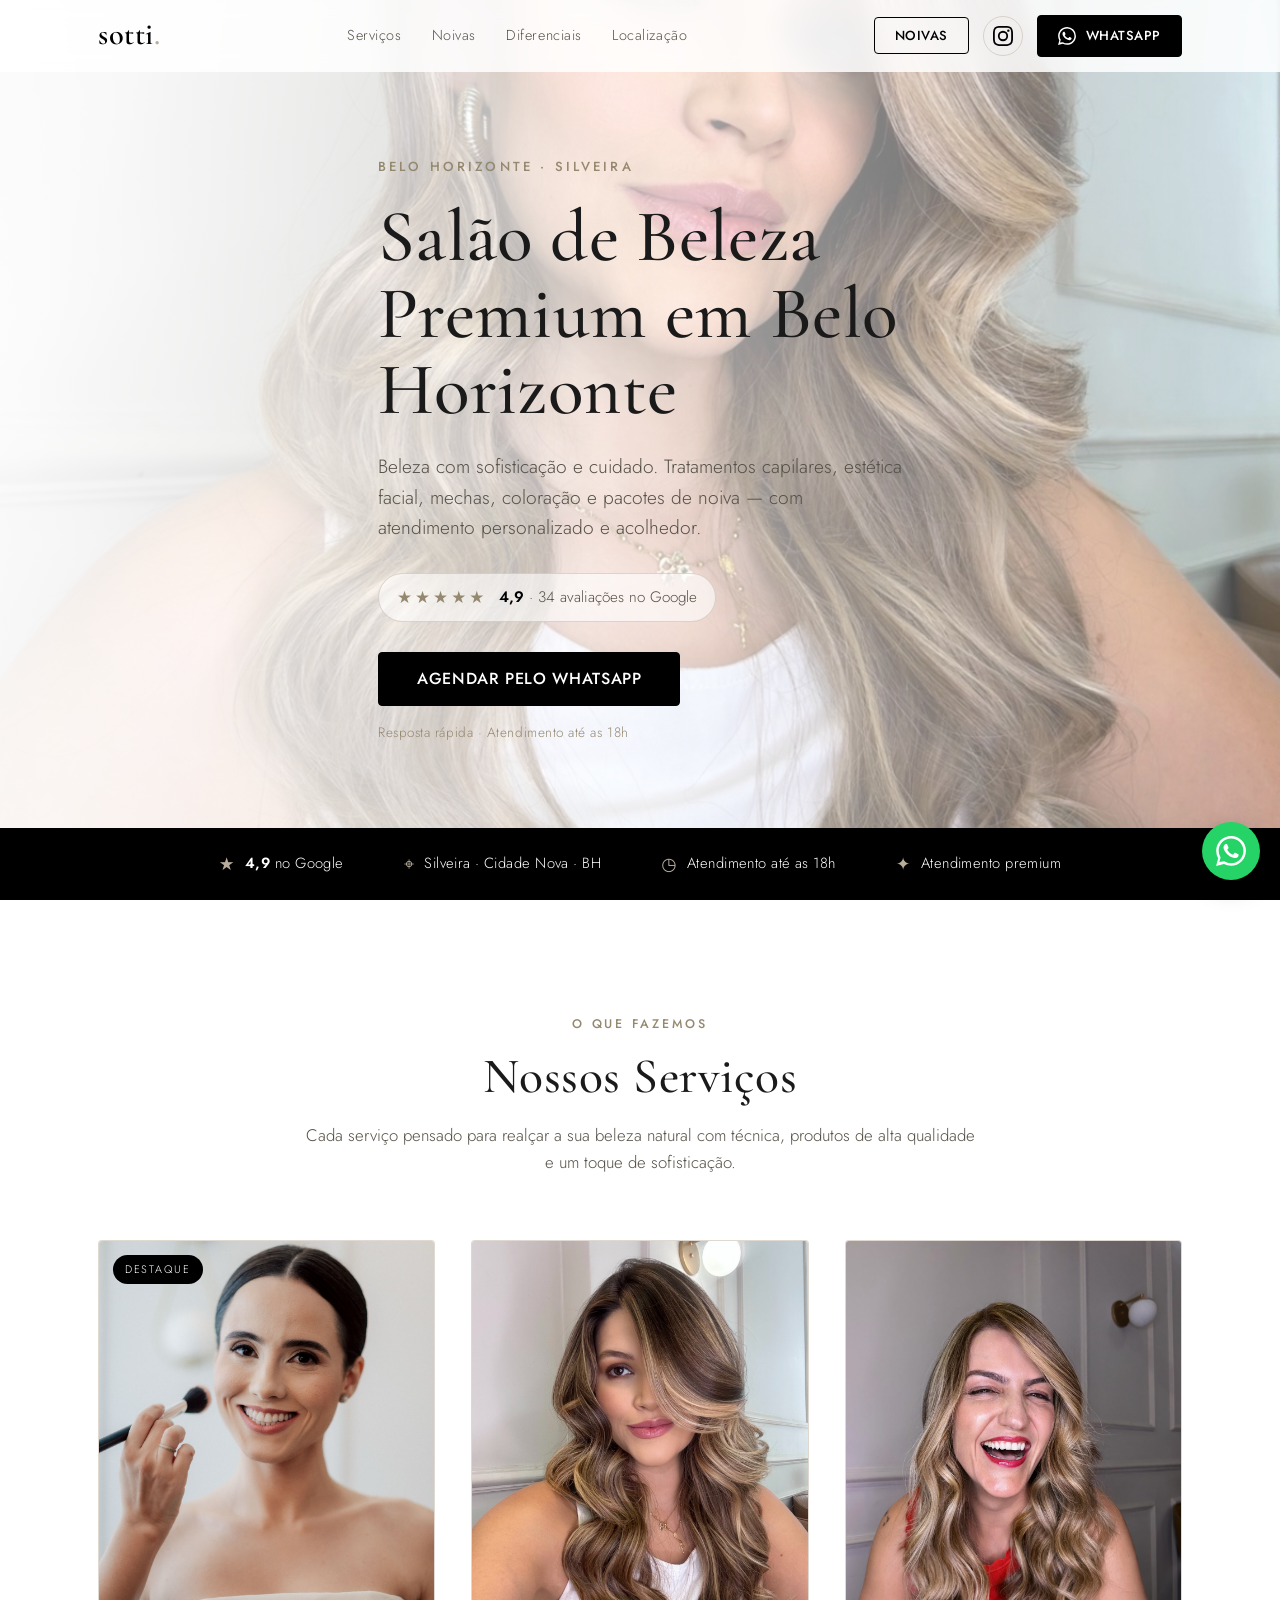
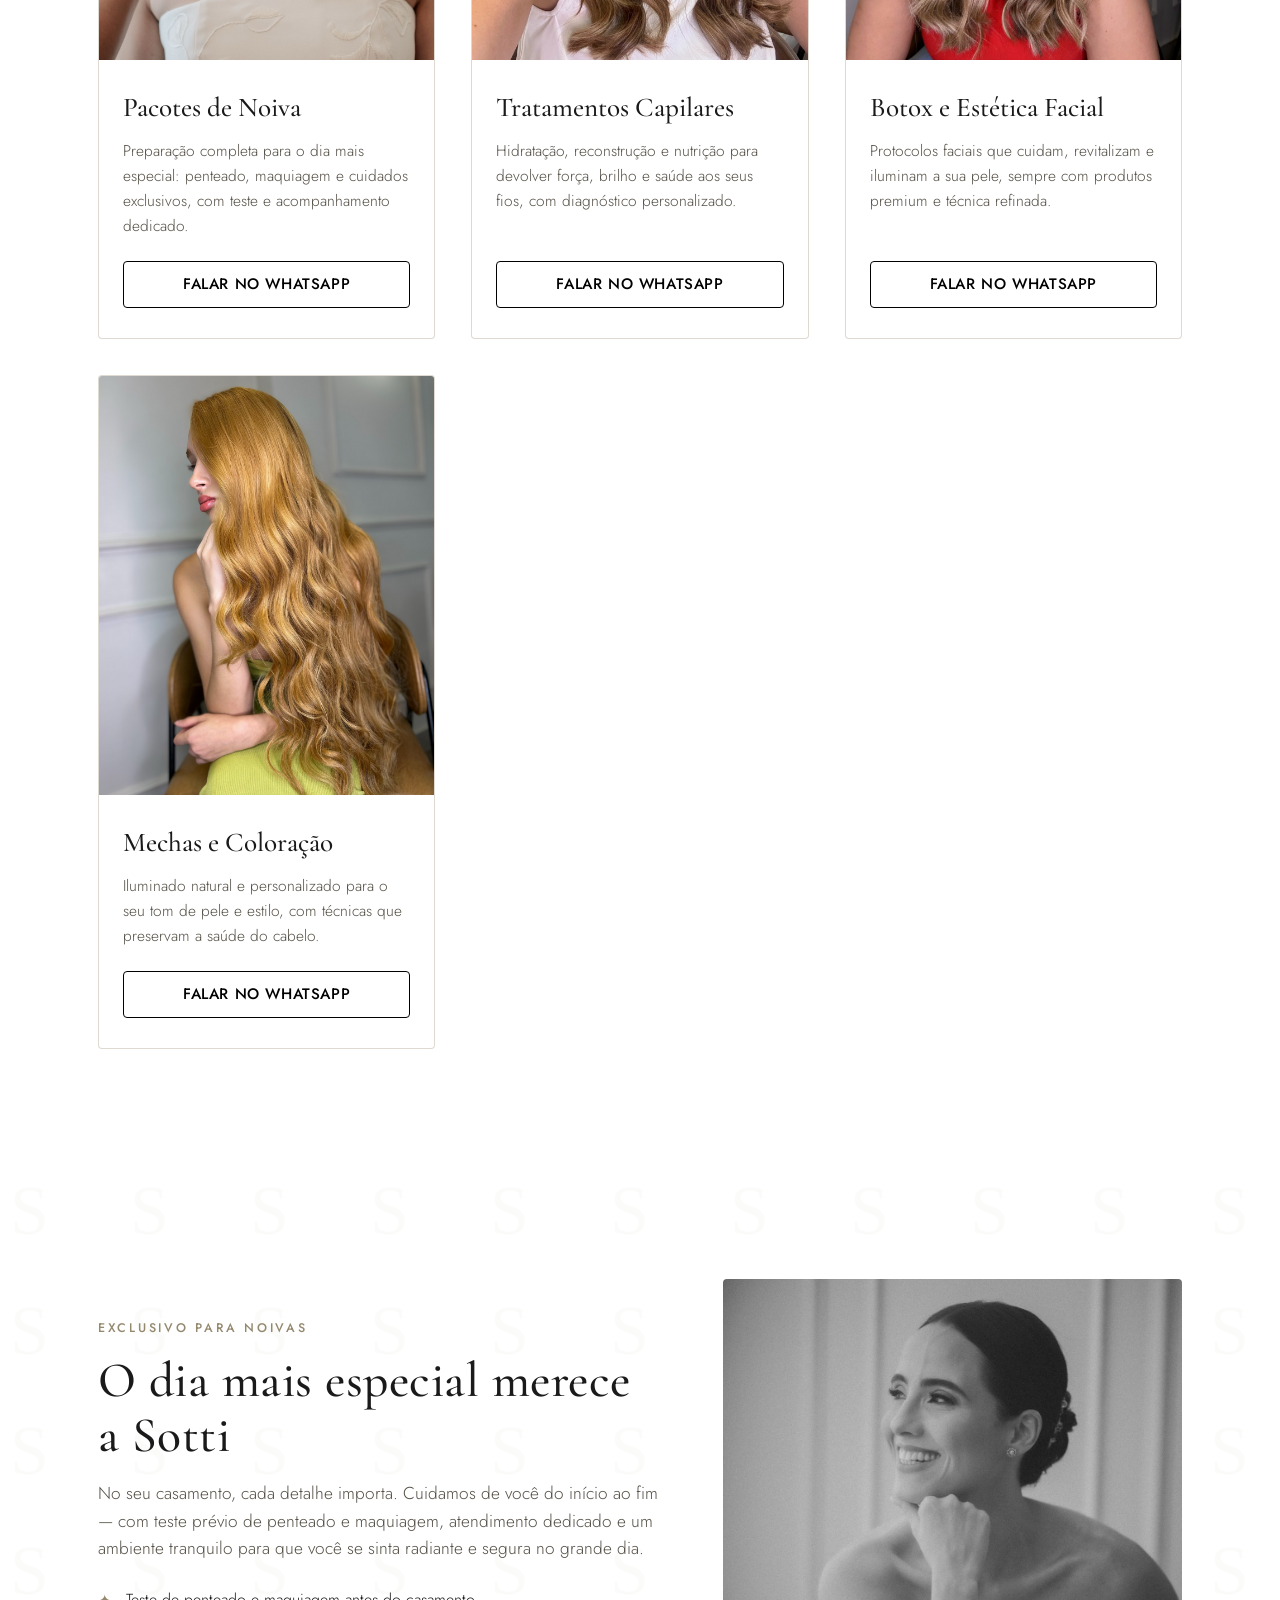
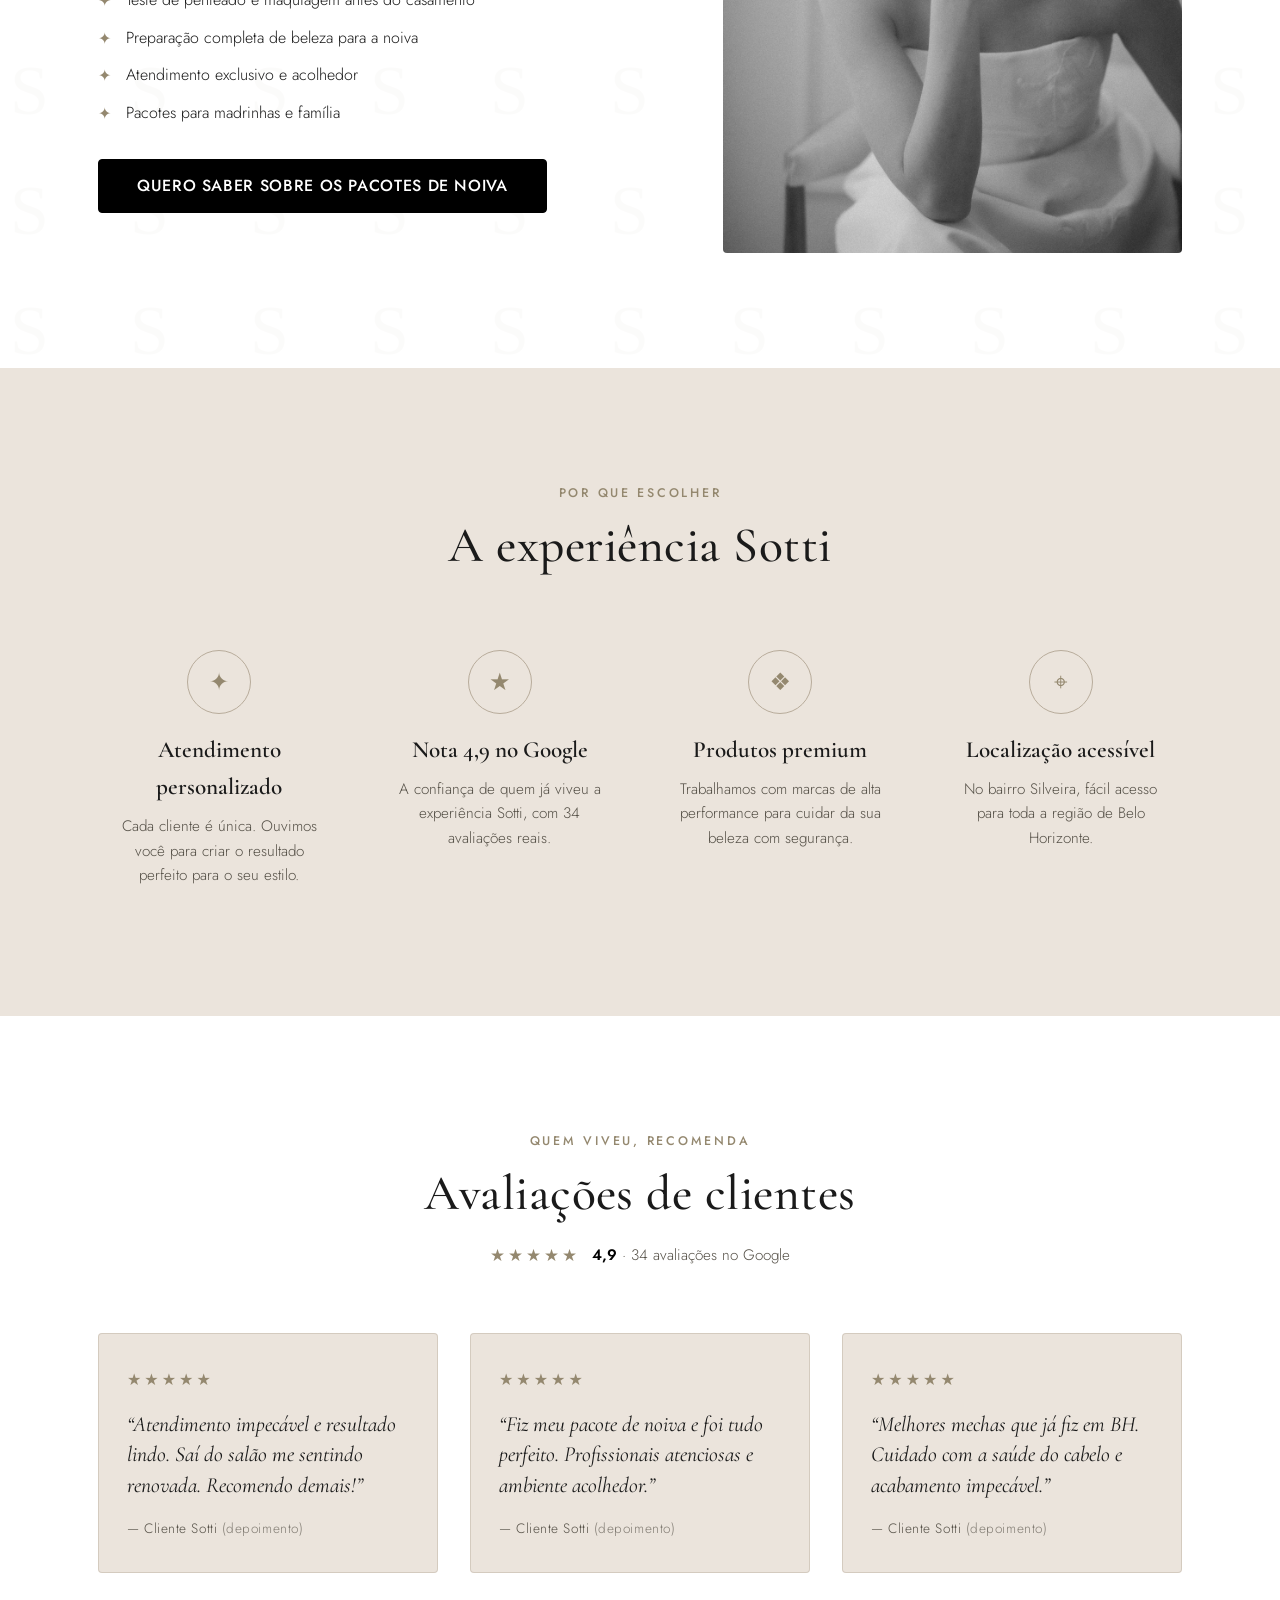
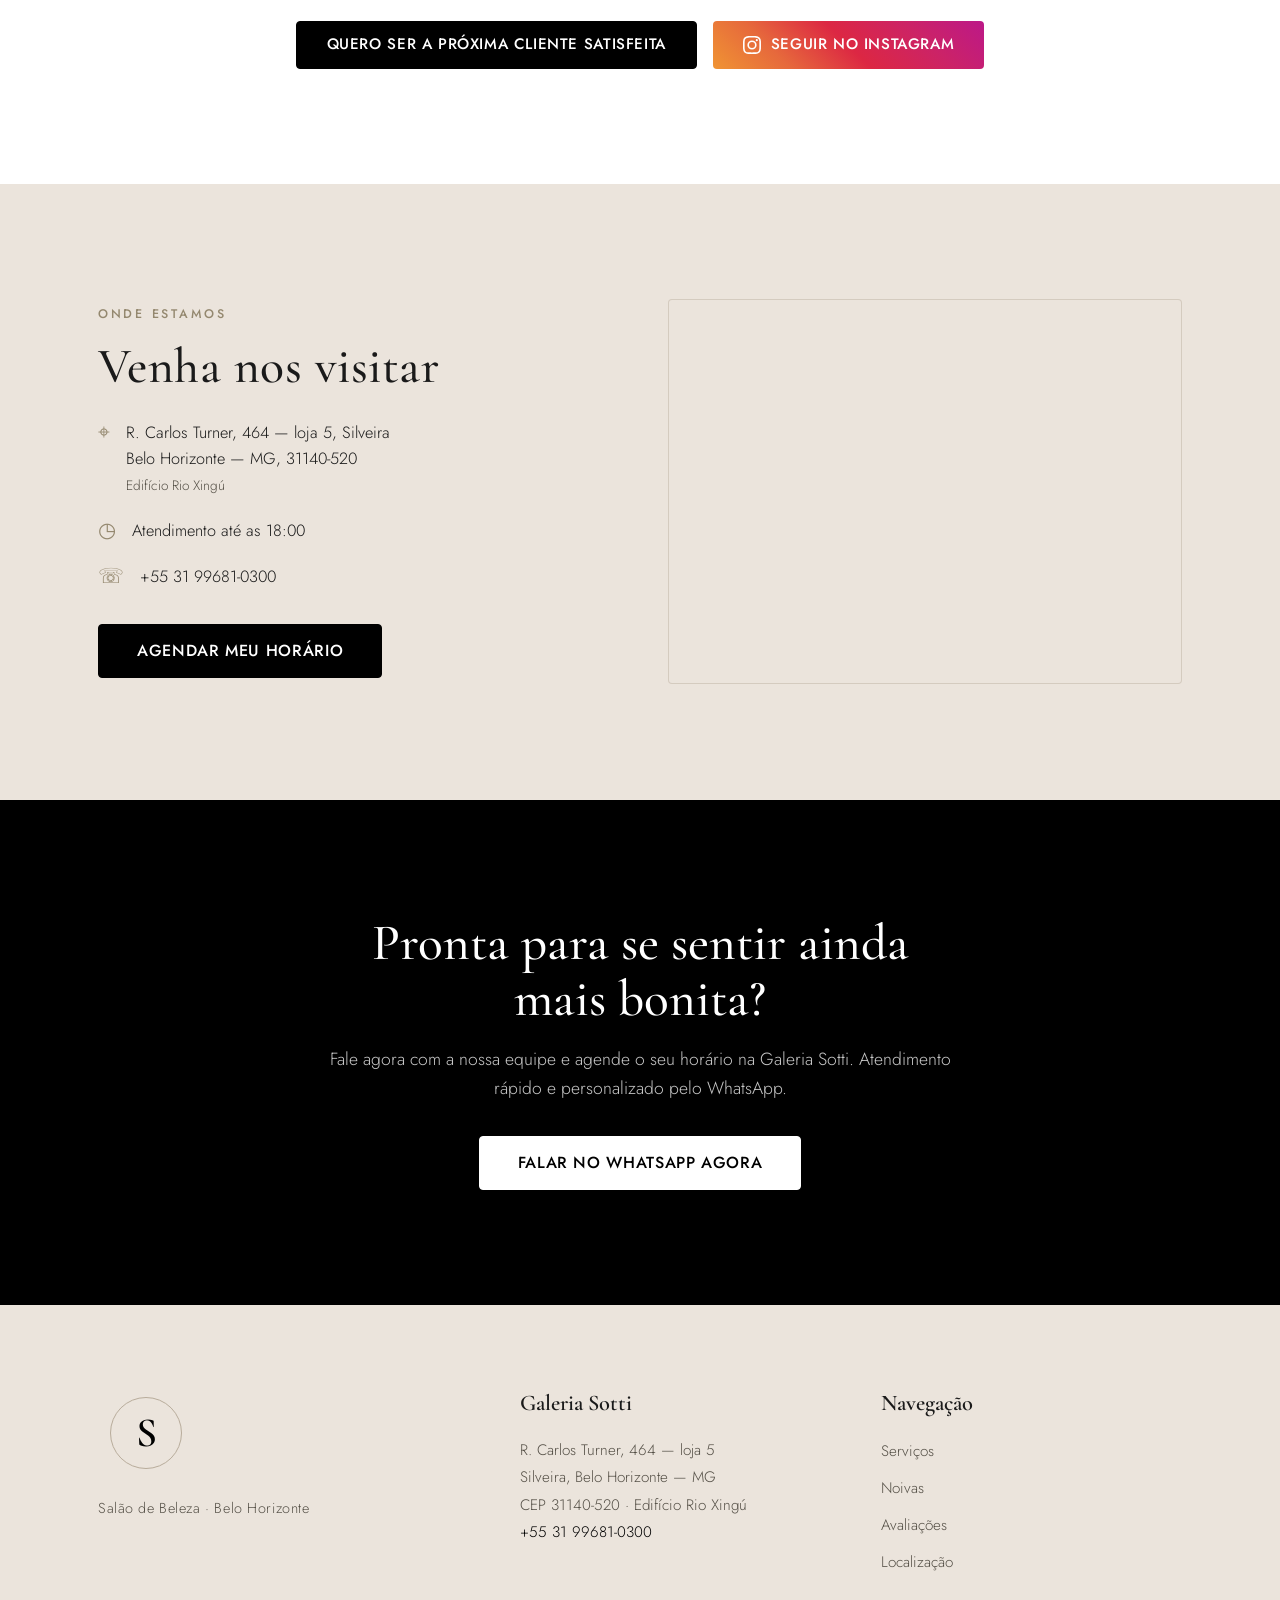
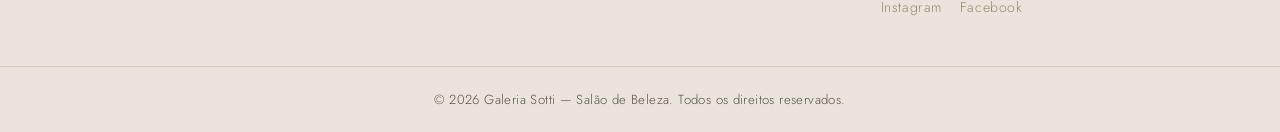
<file: index.html>
<!DOCTYPE html>
<html lang="pt-BR">
<head>
  <meta charset="UTF-8" />
  <meta name="viewport" content="width=device-width, initial-scale=1.0" />

  <!-- ============ Google tag (gtag.js) — Google Ads ============ -->
  <script async src="https://www.googletagmanager.com/gtag/js?id=AW-18210875833"></script>
  <script>
    window.dataLayer = window.dataLayer || [];
    function gtag(){dataLayer.push(arguments);}
    gtag('js', new Date());

    gtag('config', 'AW-18210875833');
  </script>

  <!-- Event snippet — conversao CLIQUE WPP (chamado em todos os botoes de WhatsApp via script.js) -->
  <script>
    function gtag_report_conversion(url) {
      var callback = function () {
        if (typeof(url) != 'undefined') {
          window.location = url;
        }
      };
      gtag('event', 'conversion', {
          'send_to': 'AW-18210875833/lsCmCMKLyLkcELnTz-tD',
          'value': 1.0,
          'currency': 'BRL',
          'event_callback': callback
      });
      return false;
    }
  </script>

  <!-- ============ SEO PRINCIPAL ============ -->
  <title>Salão de Beleza em Belo Horizonte | Galeria Sotti</title>
  <meta name="description" content="Galeria Sotti — salão de beleza premium em Belo Horizonte. Pacotes de noiva, tratamentos capilares, mechas, coloração e estética facial. ⭐ 4,9 no Google. Agende pelo WhatsApp." />
  <meta name="keywords" content="salão de beleza em Belo Horizonte, salão de beleza BH, pacote de noiva BH, tratamento capilar Belo Horizonte, mechas e coloração BH, estética facial Belo Horizonte, botox capilar BH" />
  <meta name="author" content="Galeria Sotti" />
  <meta name="robots" content="index, follow" />
  <meta name="theme-color" content="#000000" />
  <link rel="canonical" href="https://www.galeriasotti.com.br/" />

  <!-- Favicon (placeholder — substituir pelo ícone real) -->
  <link rel="icon" href="data:image/svg+xml,<svg xmlns='http://www.w3.org/2000/svg' viewBox='0 0 100 100'><text y='.9em' font-size='90' font-family='serif'>S</text></svg>" />

  <!-- ============ OPEN GRAPH ============ -->
  <meta property="og:type" content="business.business" />
  <meta property="og:title" content="Salão de Beleza em Belo Horizonte | Galeria Sotti" />
  <meta property="og:description" content="Salão de beleza premium em BH. Pacotes de noiva, tratamentos capilares, mechas, coloração e estética facial. ⭐ 4,9 no Google." />
  <meta property="og:locale" content="pt_BR" />
  <meta property="og:site_name" content="Galeria Sotti" />
  <meta property="og:url" content="https://www.galeriasotti.com.br/" />
  <meta property="og:image" content="https://www.galeriasotti.com.br/og-image.jpg" />

  <!-- ============ TWITTER CARDS ============ -->
  <meta name="twitter:card" content="summary_large_image" />
  <meta name="twitter:title" content="Salão de Beleza em Belo Horizonte | Galeria Sotti" />
  <meta name="twitter:description" content="Salão de beleza premium em BH. Pacotes de noiva, tratamentos capilares, mechas, coloração e estética facial. ⭐ 4,9 no Google." />
  <meta name="twitter:image" content="https://www.galeriasotti.com.br/og-image.jpg" />

  <!-- ============ GOOGLE FONTS (única dependência permitida) ============ -->
  <link rel="preconnect" href="https://fonts.googleapis.com" />
  <link rel="preconnect" href="https://fonts.gstatic.com" crossorigin />
  <link href="https://fonts.googleapis.com/css2?family=Cormorant+Garamond:ital,wght@0,400;0,500;0,600;1,400&family=Jost:wght@300;400;500;600&display=swap" rel="stylesheet" />

  <!-- ============ CSS ============ -->
  <link rel="stylesheet" href="styles.css" />

  <!-- ============ STRUCTURED DATA (JSON-LD) — LocalBusiness / HealthAndBeauty ============ -->
  <script type="application/ld+json">
  {
    "@context": "https://schema.org",
    "@type": "HealthAndBeautyBusiness",
    "name": "Galeria Sotti — Salão de Beleza",
    "image": "https://www.galeriasotti.com.br/og-image.jpg",
    "@id": "https://www.galeriasotti.com.br/",
    "url": "https://www.galeriasotti.com.br/",
    "telephone": "+5531996810300",
    "priceRange": "$$",
    "currenciesAccepted": "BRL",
    "address": {
      "@type": "PostalAddress",
      "streetAddress": "R. Carlos Turner, 464 — loja 5, Silveira (Edifício Rio Xingú)",
      "addressLocality": "Belo Horizonte",
      "addressRegion": "MG",
      "postalCode": "31140-520",
      "addressCountry": "BR"
    },
    "geo": {
      "@type": "GeoCoordinates",
      "latitude": -19.8829,
      "longitude": -43.9266
    },
    "openingHoursSpecification": [
      {
        "@type": "OpeningHoursSpecification",
        "dayOfWeek": ["Monday", "Tuesday", "Wednesday", "Thursday", "Friday", "Saturday"],
        "opens": "09:00",
        "closes": "18:00"
      }
    ],
    "aggregateRating": {
      "@type": "AggregateRating",
      "ratingValue": "4.9",
      "reviewCount": "34",
      "bestRating": "5",
      "worstRating": "1"
    },
    "makesOffer": [
      { "@type": "Offer", "itemOffered": { "@type": "Service", "name": "Pacotes de Noiva" } },
      { "@type": "Offer", "itemOffered": { "@type": "Service", "name": "Tratamentos Capilares" } },
      { "@type": "Offer", "itemOffered": { "@type": "Service", "name": "Estética Facial" } },
      { "@type": "Offer", "itemOffered": { "@type": "Service", "name": "Botox Capilar" } },
      { "@type": "Offer", "itemOffered": { "@type": "Service", "name": "Mechas" } },
      { "@type": "Offer", "itemOffered": { "@type": "Service", "name": "Coloração" } }
    ],
    "areaServed": {
      "@type": "City",
      "name": "Belo Horizonte"
    }
  }
  </script>
</head>

<body>

  <!-- =================================================================
       HEADER FIXO
       ================================================================= -->
  <header class="header" id="header">
    <div class="container header__inner">
      <!-- Logo (placeholder em CSS — substituir pela logo "sotti." real) -->
      <a href="#hero" class="logo" aria-label="Galeria Sotti — Página inicial">sotti<span class="logo__dot">.</span></a>

      <nav class="nav" aria-label="Navegação principal">
        <a href="#servicos" class="nav__link">Serviços</a>
        <a href="noivas.html" class="nav__link">Noivas</a>
        <a href="#diferenciais" class="nav__link">Diferenciais</a>
        <a href="#localizacao" class="nav__link">Localização</a>
      </nav>

      <!-- Ações do header: Noivas + Instagram + CTA de WhatsApp -->
      <div class="header__actions">
        <!-- Botão que leva para a página exclusiva de noivas -->
        <a href="noivas.html" class="btn btn--header btn--header-ghost">Noivas</a>

        <!-- Botão Instagram -->
        <a href="https://www.instagram.com/galeriasotti/" class="icon-btn" aria-label="Instagram da Galeria Sotti" rel="noopener" target="_blank">
          <svg viewBox="0 0 24 24" width="20" height="20" fill="currentColor" aria-hidden="true"><path d="M12 2.163c3.204 0 3.584.012 4.85.07 3.252.148 4.771 1.691 4.919 4.919.058 1.265.069 1.645.069 4.849 0 3.205-.012 3.584-.069 4.849-.149 3.225-1.664 4.771-4.919 4.919-1.266.058-1.644.07-4.85.07-3.204 0-3.584-.012-4.849-.07-3.26-.149-4.771-1.699-4.919-4.92-.058-1.265-.07-1.644-.07-4.849 0-3.204.013-3.583.07-4.849.149-3.227 1.664-4.771 4.919-4.919 1.266-.057 1.645-.069 4.849-.069zM12 0C8.741 0 8.333.014 7.053.072 2.695.272.273 2.69.073 7.052.014 8.333 0 8.741 0 12c0 3.259.014 3.668.072 4.948.2 4.358 2.618 6.78 6.98 6.98C8.333 23.986 8.741 24 12 24c3.259 0 3.668-.014 4.948-.072 4.354-.2 6.782-2.618 6.979-6.98.059-1.28.073-1.689.073-4.948 0-3.259-.014-3.667-.072-4.947-.196-4.354-2.617-6.78-6.979-6.98C15.668.014 15.259 0 12 0zm0 5.838a6.162 6.162 0 100 12.324 6.162 6.162 0 000-12.324zM12 16a4 4 0 110-8 4 4 0 010 8zm6.406-11.845a1.44 1.44 0 100 2.881 1.44 1.44 0 000-2.881z"/></svg>
        </a>

        <!-- CTA do header (link de WhatsApp centralizado em script.js / data-attr) -->
        <a href="#" class="btn btn--header js-whatsapp" data-wa="geral" rel="noopener" target="_blank">
          <span class="btn__icon" aria-hidden="true">
            <svg viewBox="0 0 24 24" width="18" height="18" fill="currentColor"><path d="M.057 24l1.687-6.163a11.867 11.867 0 01-1.587-5.945C.16 5.335 5.495 0 12.05 0a11.817 11.817 0 018.413 3.488 11.824 11.824 0 013.48 8.414c-.003 6.557-5.338 11.892-11.893 11.892a11.9 11.9 0 01-5.688-1.448L.057 24zm6.597-3.807c1.676.995 3.276 1.591 5.392 1.592 5.448 0 9.886-4.434 9.889-9.885.002-5.462-4.415-9.89-9.881-9.892-5.452 0-9.887 4.434-9.889 9.884a9.86 9.86 0 001.51 5.26l-.999 3.648 3.737-.607zm11.387-5.464c-.074-.124-.272-.198-.57-.347-.297-.149-1.758-.868-2.031-.967-.272-.099-.47-.149-.669.149-.198.297-.768.967-.941 1.165-.173.198-.347.223-.644.074-.297-.149-1.255-.462-2.39-1.475-.883-.788-1.48-1.761-1.653-2.059-.173-.297-.018-.458.13-.606.134-.133.297-.347.446-.521.151-.172.2-.296.3-.495.099-.198.05-.372-.025-.521-.075-.148-.669-1.611-.916-2.206-.242-.579-.487-.501-.669-.51l-.57-.01c-.198 0-.52.074-.792.372-.272.297-1.04 1.016-1.04 2.479 0 1.462 1.065 2.875 1.213 3.074.149.198 2.095 3.2 5.076 4.487.709.306 1.263.489 1.694.626.712.226 1.36.194 1.872.118.571-.085 1.758-.719 2.006-1.413.248-.695.248-1.29.173-1.414z"/></svg>
          </span>
          WhatsApp
        </a>
      </div>
    </div>
  </header>

  <main>

    <!-- =================================================================
         HERO
         ================================================================= -->
    <section class="hero" id="hero">
      <!-- Placeholder de imagem de fundo do hero -->
      <div class="hero__media">
        <img class="hero__img" src="images/web/foto-03.jpg" alt="Cliente da Galeria Sotti com cabelo e maquiagem prontos em Belo Horizonte" width="1200" height="1600" fetchpriority="high" decoding="async" />
      </div>

      <div class="container hero__content">
        <p class="hero__eyebrow">Belo Horizonte · Silveira</p>
        <h1 class="hero__title">Salão de Beleza Premium em Belo Horizonte</h1>
        <p class="hero__subtitle">
          Beleza com sofisticação e cuidado. Tratamentos capilares, estética facial,
          mechas, coloração e pacotes de noiva — com atendimento personalizado e acolhedor.
        </p>

        <!-- Prova social acima da dobra -->
        <div class="rating rating--hero">
          <span class="rating__stars" aria-hidden="true">★★★★★</span>
          <span class="rating__text"><strong>4,9</strong> · 34 avaliações no Google</span>
        </div>

        <!-- CTA primário -->
        <a href="#" class="btn btn--primary btn--lg js-whatsapp" data-wa="geral" rel="noopener" target="_blank">
          Agendar pelo WhatsApp
        </a>
        <p class="hero__note">Resposta rápida · Atendimento até as 18h</p>
      </div>
    </section>

    <!-- =================================================================
         BARRA DE CONFIANÇA
         ================================================================= -->
    <section class="trustbar" aria-label="Diferenciais de confiança">
      <div class="container trustbar__inner">
        <div class="trustbar__item">
          <span class="trustbar__icon" aria-hidden="true">★</span>
          <span><strong>4,9</strong> no Google</span>
        </div>
        <div class="trustbar__item">
          <span class="trustbar__icon" aria-hidden="true">⌖</span>
          <span>Silveira · Cidade Nova · BH</span>
        </div>
        <div class="trustbar__item">
          <span class="trustbar__icon" aria-hidden="true">◷</span>
          <span>Atendimento até as 18h</span>
        </div>
        <div class="trustbar__item">
          <span class="trustbar__icon" aria-hidden="true">✦</span>
          <span>Atendimento premium</span>
        </div>
      </div>
    </section>

    <!-- =================================================================
         SERVIÇOS
         ================================================================= -->
    <section class="services section" id="servicos">
      <div class="container">
        <header class="section__head">
          <p class="section__eyebrow">O que fazemos</p>
          <h2 class="section__title">Nossos Serviços</h2>
          <p class="section__lead">
            Cada serviço pensado para realçar a sua beleza natural com técnica,
            produtos de alta qualidade e um toque de sofisticação.
          </p>
        </header>

        <div class="services__grid">

          <!-- 1. Pacotes de Noiva -->
          <article class="card">
            <div class="card__media">
              <img class="media-img" src="images/web/foto-07.jpg" alt="Pacote de noiva — penteado e maquiagem para o dia do casamento" width="1065" height="1600" loading="lazy" decoding="async" />
              <span class="card__badge">Destaque</span>
            </div>
            <div class="card__body">
              <h3 class="card__title">Pacotes de Noiva</h3>
              <p class="card__text">Preparação completa para o dia mais especial: penteado, maquiagem e cuidados exclusivos, com teste e acompanhamento dedicado.</p>
              <a href="#" class="btn btn--outline js-whatsapp" data-wa="noiva" rel="noopener" target="_blank">Falar no WhatsApp</a>
            </div>
          </article>

          <!-- 2. Tratamentos Capilares -->
          <article class="card">
            <div class="card__media">
              <img class="media-img" src="images/web/foto-02.jpg" alt="Tratamento capilar profissional em Belo Horizonte — fios com brilho e saúde" width="1200" height="1600" loading="lazy" decoding="async" />
            </div>
            <div class="card__body">
              <h3 class="card__title">Tratamentos Capilares</h3>
              <p class="card__text">Hidratação, reconstrução e nutrição para devolver força, brilho e saúde aos seus fios, com diagnóstico personalizado.</p>
              <a href="#" class="btn btn--outline js-whatsapp" data-wa="geral" rel="noopener" target="_blank">Falar no WhatsApp</a>
            </div>
          </article>

          <!-- 3. Botox e Estética Facial -->
          <article class="card">
            <div class="card__media">
              <img class="media-img" src="images/web/foto-04.jpg" alt="Botox e estética facial — pele radiante e iluminada em Belo Horizonte" width="1199" height="1600" loading="lazy" decoding="async" />
            </div>
            <div class="card__body">
              <h3 class="card__title">Botox e Estética Facial</h3>
              <p class="card__text">Protocolos faciais que cuidam, revitalizam e iluminam a sua pele, sempre com produtos premium e técnica refinada.</p>
              <a href="#" class="btn btn--outline js-whatsapp" data-wa="geral" rel="noopener" target="_blank">Falar no WhatsApp</a>
            </div>
          </article>

          <!-- 4. Mechas e Coloração -->
          <article class="card">
            <div class="card__media">
              <img class="media-img" src="images/web/foto-05.jpg" alt="Mechas e coloração profissional em Belo Horizonte — iluminado natural" width="1200" height="1600" loading="lazy" decoding="async" />
            </div>
            <div class="card__body">
              <h3 class="card__title">Mechas e Coloração</h3>
              <p class="card__text">Iluminado natural e personalizado para o seu tom de pele e estilo, com técnicas que preservam a saúde do cabelo.</p>
              <a href="#" class="btn btn--outline js-whatsapp" data-wa="geral" rel="noopener" target="_blank">Falar no WhatsApp</a>
            </div>
          </article>

        </div>
      </div>
    </section>

    <!-- =================================================================
         SEÇÃO EXCLUSIVA NOIVAS
         ================================================================= -->
    <section class="brides section" id="noivas">
      <!-- Textura sutil de "S" repetido (CSS) fica no fundo desta seção -->
      <div class="container brides__inner">
        <div class="brides__text">
          <p class="section__eyebrow">Exclusivo para noivas</p>
          <h2 class="section__title">O dia mais especial merece a Sotti</h2>
          <p class="brides__lead">
            No seu casamento, cada detalhe importa. Cuidamos de você do início ao fim —
            com teste prévio de penteado e maquiagem, atendimento dedicado e um ambiente
            tranquilo para que você se sinta radiante e segura no grande dia.
          </p>
          <ul class="brides__list">
            <li>Teste de penteado e maquiagem antes do casamento</li>
            <li>Preparação completa de beleza para a noiva</li>
            <li>Atendimento exclusivo e acolhedor</li>
            <li>Pacotes para madrinhas e família</li>
          </ul>
          <a href="#" class="btn btn--primary btn--lg js-whatsapp" data-wa="noiva" rel="noopener" target="_blank">
            Quero saber sobre os pacotes de noiva
          </a>
        </div>

        <div class="brides__media">
          <img class="media-img" src="images/web/foto-06.jpg" alt="Noiva com penteado e maquiagem feitos na Galeria Sotti" width="1065" height="1600" loading="lazy" decoding="async" />
        </div>
      </div>
    </section>

    <!-- =================================================================
         DIFERENCIAIS
         ================================================================= -->
    <section class="features section section--cream" id="diferenciais">
      <div class="container">
        <header class="section__head">
          <p class="section__eyebrow">Por que escolher</p>
          <h2 class="section__title">A experiência Sotti</h2>
        </header>

        <div class="features__grid">
          <div class="feature">
            <span class="feature__icon" aria-hidden="true">✦</span>
            <h3 class="feature__title">Atendimento personalizado</h3>
            <p class="feature__text">Cada cliente é única. Ouvimos você para criar o resultado perfeito para o seu estilo.</p>
          </div>
          <div class="feature">
            <span class="feature__icon" aria-hidden="true">★</span>
            <h3 class="feature__title">Nota 4,9 no Google</h3>
            <p class="feature__text">A confiança de quem já viveu a experiência Sotti, com 34 avaliações reais.</p>
          </div>
          <div class="feature">
            <span class="feature__icon" aria-hidden="true">❖</span>
            <h3 class="feature__title">Produtos premium</h3>
            <p class="feature__text">Trabalhamos com marcas de alta performance para cuidar da sua beleza com segurança.</p>
          </div>
          <div class="feature">
            <span class="feature__icon" aria-hidden="true">⌖</span>
            <h3 class="feature__title">Localização acessível</h3>
            <p class="feature__text">No bairro Silveira, fácil acesso para toda a região de Belo Horizonte.</p>
          </div>
        </div>
      </div>
    </section>

    <!-- =================================================================
         AVALIAÇÕES / DEPOIMENTOS
         ================================================================= -->
    <section class="reviews section" id="avaliacoes">
      <div class="container">
        <header class="section__head">
          <p class="section__eyebrow">Quem viveu, recomenda</p>
          <h2 class="section__title">Avaliações de clientes</h2>
          <div class="rating rating--center">
            <span class="rating__stars" aria-hidden="true">★★★★★</span>
            <span class="rating__text"><strong>4,9</strong> · 34 avaliações no Google</span>
          </div>
        </header>

        <div class="reviews__grid">
          <!-- Depoimentos placeholders — substituir pelos reviews reais do Google -->
          <figure class="review">
            <span class="review__stars" aria-hidden="true">★★★★★</span>
            <blockquote class="review__quote">“Atendimento impecável e resultado lindo. Saí do salão me sentindo renovada. Recomendo demais!”</blockquote>
            <figcaption class="review__author">— Cliente Sotti <span>(depoimento)</span></figcaption>
          </figure>
          <figure class="review">
            <span class="review__stars" aria-hidden="true">★★★★★</span>
            <blockquote class="review__quote">“Fiz meu pacote de noiva e foi tudo perfeito. Profissionais atenciosas e ambiente acolhedor.”</blockquote>
            <figcaption class="review__author">— Cliente Sotti <span>(depoimento)</span></figcaption>
          </figure>
          <figure class="review">
            <span class="review__stars" aria-hidden="true">★★★★★</span>
            <blockquote class="review__quote">“Melhores mechas que já fiz em BH. Cuidado com a saúde do cabelo e acabamento impecável.”</blockquote>
            <figcaption class="review__author">— Cliente Sotti <span>(depoimento)</span></figcaption>
          </figure>
        </div>

        <div class="section__cta section__cta--row">
          <a href="#" class="btn btn--primary js-whatsapp" data-wa="geral" rel="noopener" target="_blank">
            Quero ser a próxima cliente satisfeita
          </a>
          <a href="https://www.instagram.com/galeriasotti/" class="btn btn--instagram" rel="noopener" target="_blank">
            <span class="btn__icon" aria-hidden="true">
              <svg viewBox="0 0 24 24" width="18" height="18" fill="currentColor"><path d="M12 2.163c3.204 0 3.584.012 4.85.07 3.252.148 4.771 1.691 4.919 4.919.058 1.265.069 1.645.069 4.849 0 3.205-.012 3.584-.069 4.849-.149 3.225-1.664 4.771-4.919 4.919-1.266.058-1.644.07-4.85.07-3.204 0-3.584-.012-4.849-.07-3.26-.149-4.771-1.699-4.919-4.92-.058-1.265-.07-1.644-.07-4.849 0-3.204.013-3.583.07-4.849.149-3.227 1.664-4.771 4.919-4.919 1.266-.057 1.645-.069 4.849-.069zM12 0C8.741 0 8.333.014 7.053.072 2.695.272.273 2.69.073 7.052.014 8.333 0 8.741 0 12c0 3.259.014 3.668.072 4.948.2 4.358 2.618 6.78 6.98 6.98C8.333 23.986 8.741 24 12 24c3.259 0 3.668-.014 4.948-.072 4.354-.2 6.782-2.618 6.979-6.98.059-1.28.073-1.689.073-4.948 0-3.259-.014-3.667-.072-4.947-.196-4.354-2.617-6.78-6.979-6.98C15.668.014 15.259 0 12 0zm0 5.838a6.162 6.162 0 100 12.324 6.162 6.162 0 000-12.324zM12 16a4 4 0 110-8 4 4 0 010 8zm6.406-11.845a1.44 1.44 0 100 2.881 1.44 1.44 0 000-2.881z"/></svg>
            </span>
            Seguir no Instagram
          </a>
        </div>
      </div>
    </section>

    <!-- =================================================================
         LOCALIZAÇÃO
         ================================================================= -->
    <section class="location section section--cream" id="localizacao">
      <div class="container location__inner">
        <div class="location__info">
          <p class="section__eyebrow">Onde estamos</p>
          <h2 class="section__title">Venha nos visitar</h2>

          <ul class="location__list">
            <li>
              <span class="location__icon" aria-hidden="true">⌖</span>
              <span>R. Carlos Turner, 464 — loja 5, Silveira<br />Belo Horizonte — MG, 31140-520<br /><small>Edifício Rio Xingú</small></span>
            </li>
            <li>
              <span class="location__icon" aria-hidden="true">◷</span>
              <span>Atendimento até as 18:00</span>
            </li>
            <li>
              <span class="location__icon" aria-hidden="true">☏</span>
              <span>+55 31 99681-0300</span>
            </li>
          </ul>

          <a href="#" class="btn btn--primary btn--lg js-whatsapp" data-wa="geral" rel="noopener" target="_blank">
            Agendar meu horário
          </a>
        </div>

        <!-- Mapa (placeholder de iframe — lazy load para performance) -->
        <div class="location__map">
          <iframe
            title="Mapa da Galeria Sotti em Belo Horizonte"
            src="https://maps.google.com/maps?q=place_id:ChIJi-hRsv2bpgARRlzvx3DNy0g&ll=-19.8902133,-43.9306523&z=18&hl=pt-BR&output=embed"
            width="100%" height="100%" style="border:0;" loading="lazy"
            referrerpolicy="no-referrer-when-downgrade"></iframe>
        </div>
      </div>
    </section>

    <!-- =================================================================
         CTA FINAL
         ================================================================= -->
    <section class="finalcta section">
      <div class="container finalcta__inner">
        <h2 class="finalcta__title">Pronta para se sentir ainda mais bonita?</h2>
        <p class="finalcta__text">
          Fale agora com a nossa equipe e agende o seu horário na Galeria Sotti.
          Atendimento rápido e personalizado pelo WhatsApp.
        </p>
        <a href="#" class="btn btn--primary btn--lg js-whatsapp" data-wa="geral" rel="noopener" target="_blank">
          Falar no WhatsApp agora
        </a>
      </div>
    </section>

  </main>

  <!-- =================================================================
       FOOTER
       ================================================================= -->
  <footer class="footer">
    <div class="container footer__inner">

      <!-- Sublogo / monograma (placeholder em CSS) -->
      <div class="footer__brand">
        <div class="monogram" aria-hidden="true">
          <span class="monogram__letter">S</span>
          <span class="monogram__ring">SOTTI · SOTTI ·</span>
        </div>
        <p class="footer__tagline">Salão de Beleza · Belo Horizonte</p>
      </div>

      <!-- NAP completo (Name, Address, Phone) -->
      <div class="footer__col">
        <h3 class="footer__heading">Galeria Sotti</h3>
        <address class="footer__address">
          R. Carlos Turner, 464 — loja 5<br />
          Silveira, Belo Horizonte — MG<br />
          CEP 31140-520 · Edifício Rio Xingú<br />
          <a href="tel:+5531996810300">+55 31 99681-0300</a>
        </address>
      </div>

      <!-- Links rápidos + redes -->
      <div class="footer__col">
        <h3 class="footer__heading">Navegação</h3>
        <ul class="footer__links">
          <li><a href="#servicos">Serviços</a></li>
          <li><a href="#noivas">Noivas</a></li>
          <li><a href="#avaliacoes">Avaliações</a></li>
          <li><a href="#localizacao">Localização</a></li>
        </ul>
        <div class="footer__social">
          <a href="https://www.instagram.com/galeriasotti/" aria-label="Instagram da Galeria Sotti" rel="noopener" target="_blank">Instagram</a>
          <!-- Placeholder — atualizar com o link real do Facebook -->
          <a href="#" aria-label="Facebook da Galeria Sotti">Facebook</a>
        </div>
      </div>

    </div>

    <div class="footer__bottom">
      <div class="container">
        <p>© <span id="year"></span> Galeria Sotti — Salão de Beleza. Todos os direitos reservados.</p>
      </div>
    </div>
  </footer>

  <!-- =================================================================
       BOTÃO FLUTUANTE DE WHATSAPP (STICKY)
       ================================================================= -->
  <a href="#" class="wa-float js-whatsapp" data-wa="geral" aria-label="Conversar no WhatsApp" rel="noopener" target="_blank">
    <svg viewBox="0 0 24 24" width="30" height="30" fill="currentColor" aria-hidden="true"><path d="M.057 24l1.687-6.163a11.867 11.867 0 01-1.587-5.945C.16 5.335 5.495 0 12.05 0a11.817 11.817 0 018.413 3.488 11.824 11.824 0 013.48 8.414c-.003 6.557-5.338 11.892-11.893 11.892a11.9 11.9 0 01-5.688-1.448L.057 24zm6.597-3.807c1.676.995 3.276 1.591 5.392 1.592 5.448 0 9.886-4.434 9.889-9.885.002-5.462-4.415-9.89-9.881-9.892-5.452 0-9.887 4.434-9.889 9.884a9.86 9.86 0 001.51 5.26l-.999 3.648 3.737-.607zm11.387-5.464c-.074-.124-.272-.198-.57-.347-.297-.149-1.758-.868-2.031-.967-.272-.099-.47-.149-.669.149-.198.297-.768.967-.941 1.165-.173.198-.347.223-.644.074-.297-.149-1.255-.462-2.39-1.475-.883-.788-1.48-1.761-1.653-2.059-.173-.297-.018-.458.13-.606.134-.133.297-.347.446-.521.151-.172.2-.296.3-.495.099-.198.05-.372-.025-.521-.075-.148-.669-1.611-.916-2.206-.242-.579-.487-.501-.669-.51l-.57-.01c-.198 0-.52.074-.792.372-.272.297-1.04 1.016-1.04 2.479 0 1.462 1.065 2.875 1.213 3.074.149.198 2.095 3.2 5.076 4.487.709.306 1.263.489 1.694.626.712.226 1.36.194 1.872.118.571-.085 1.758-.719 2.006-1.413.248-.695.248-1.29.173-1.414z"/></svg>
  </a>

  <!-- ============ JS ============ -->
  <script src="script.js" defer></script>
</body>
</html>
</file>
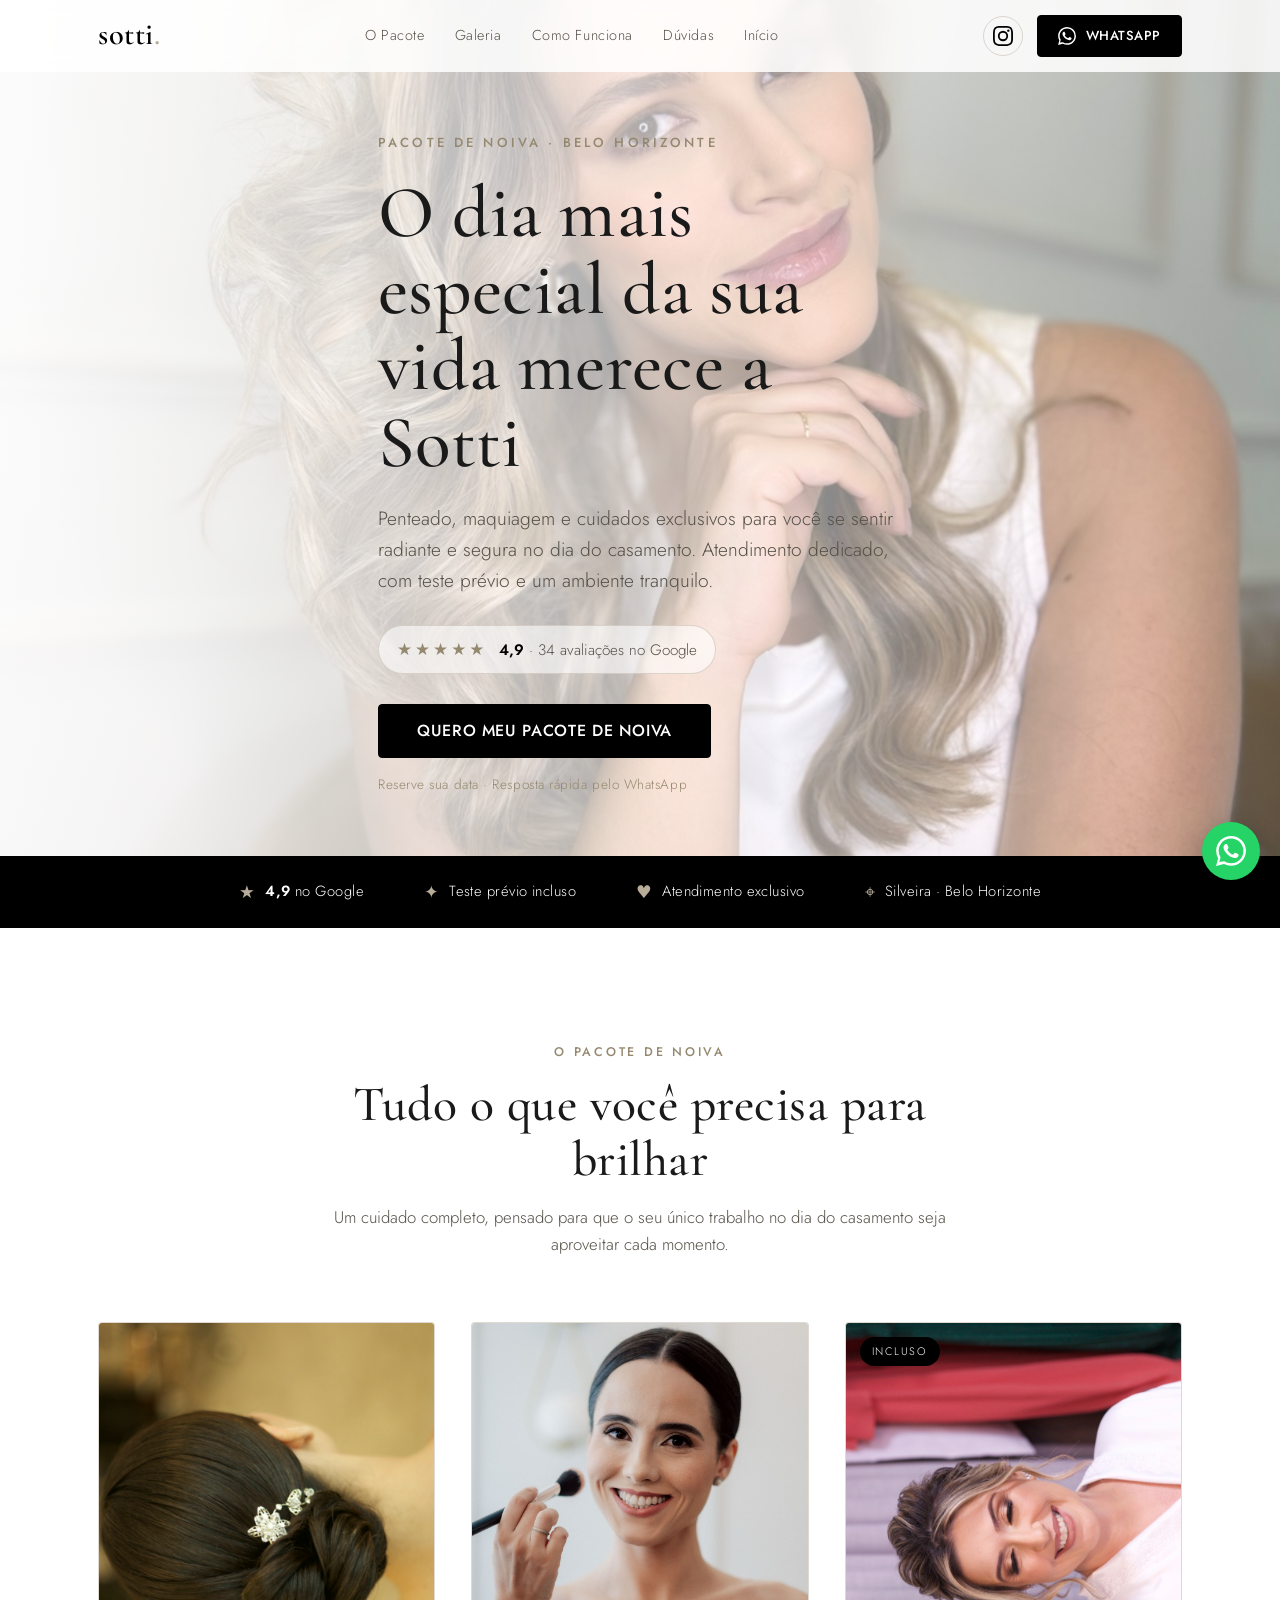
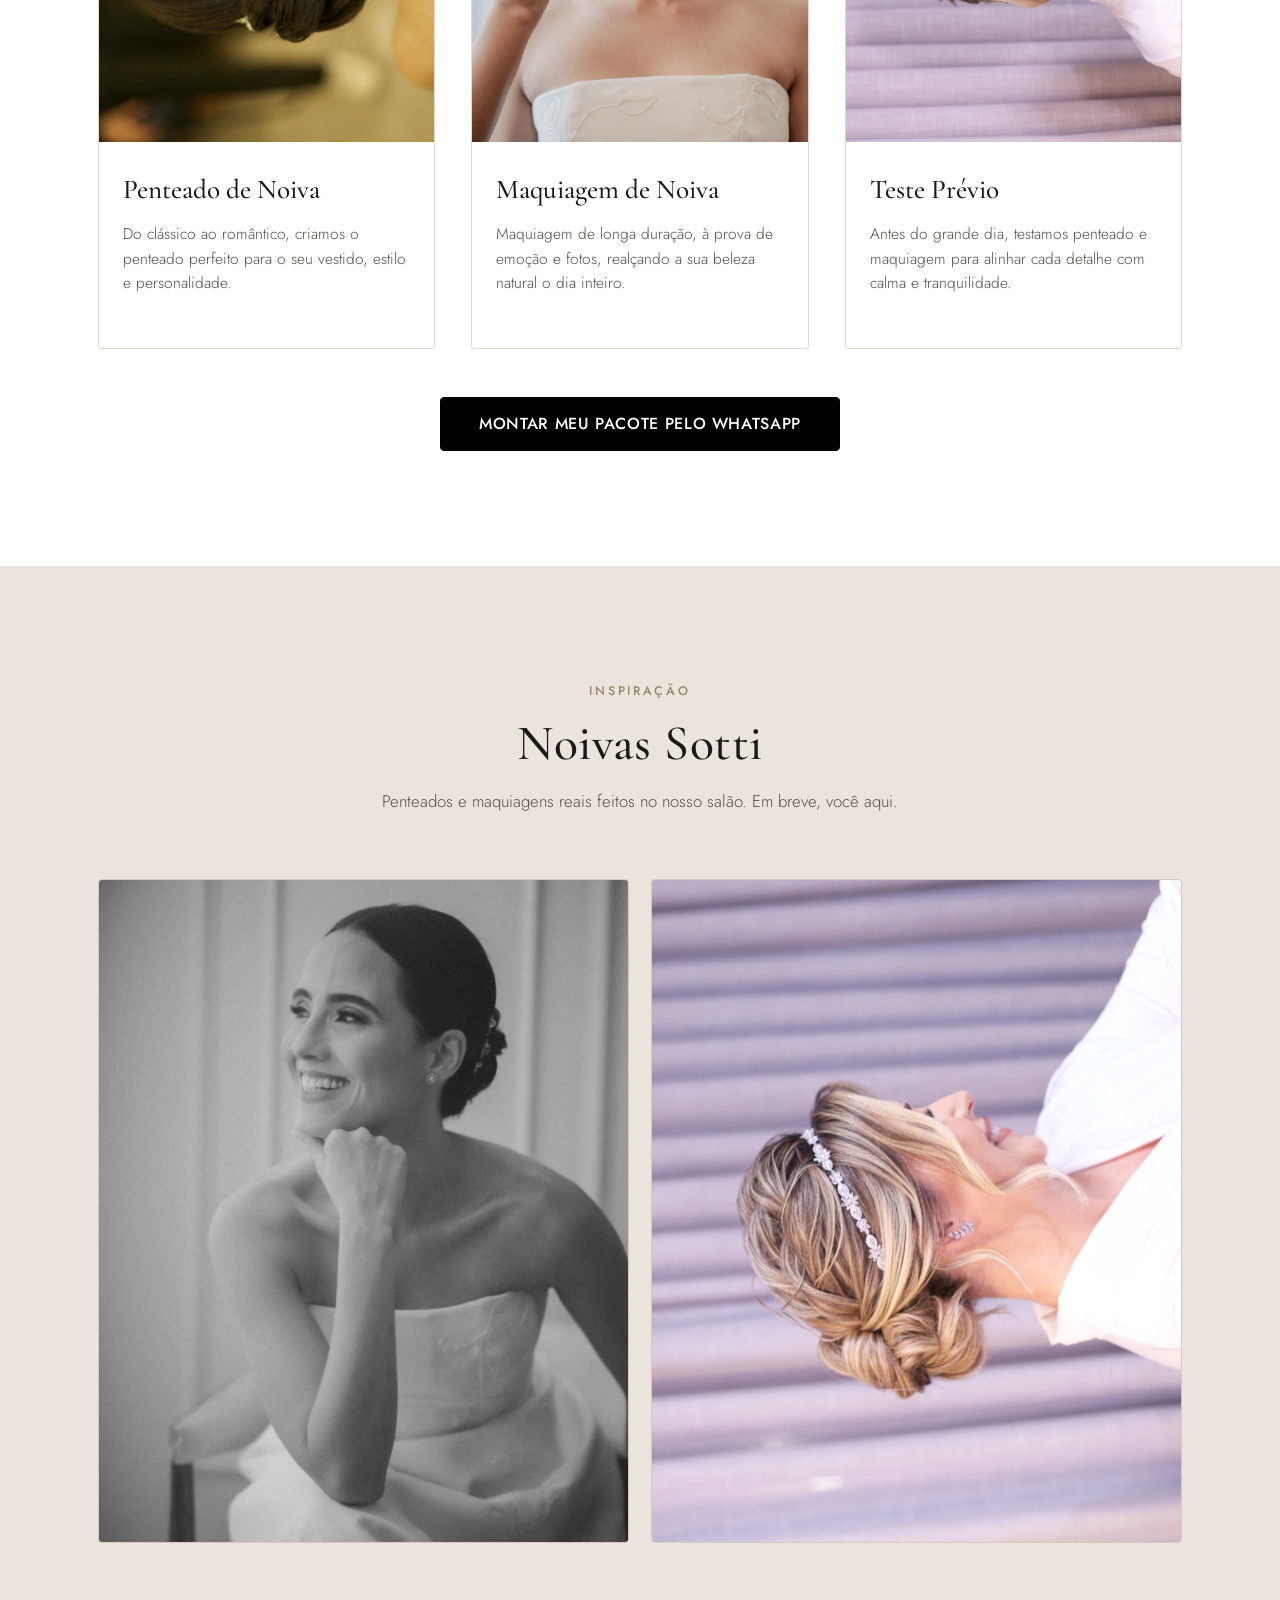
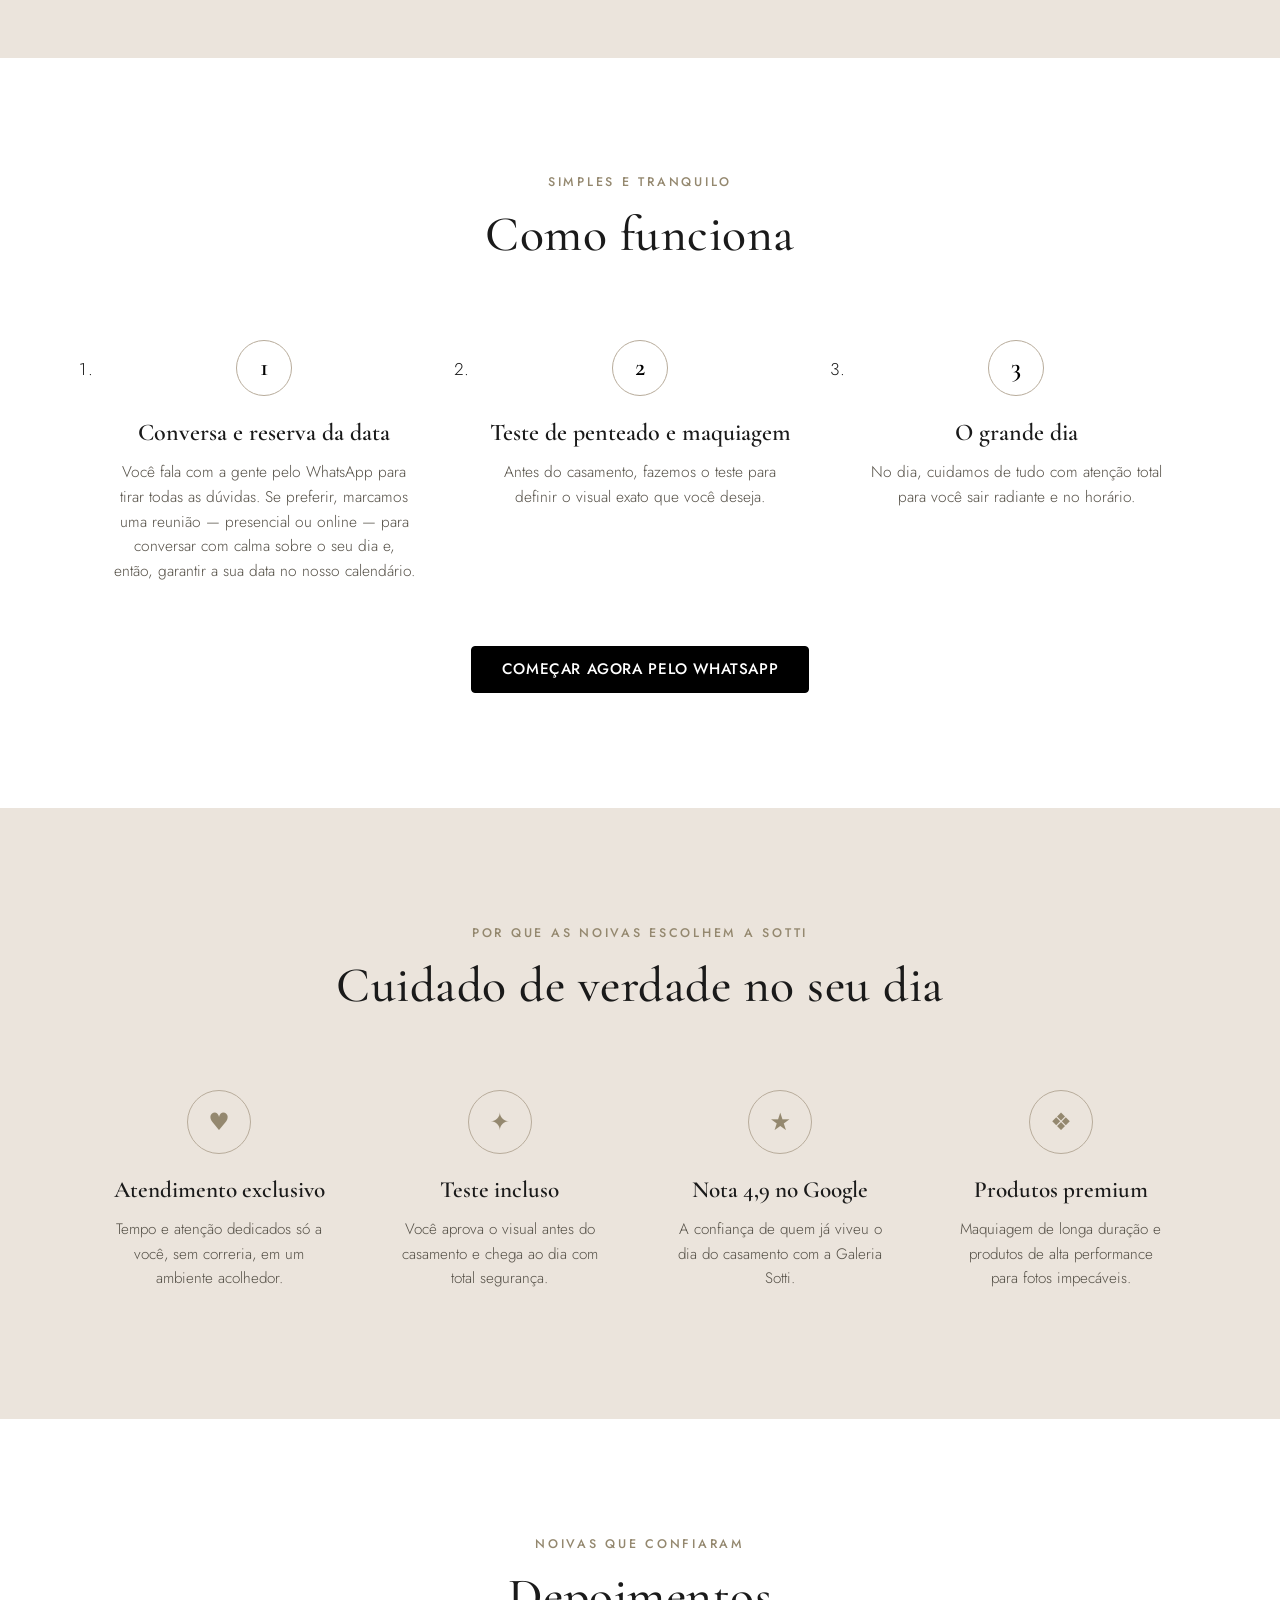
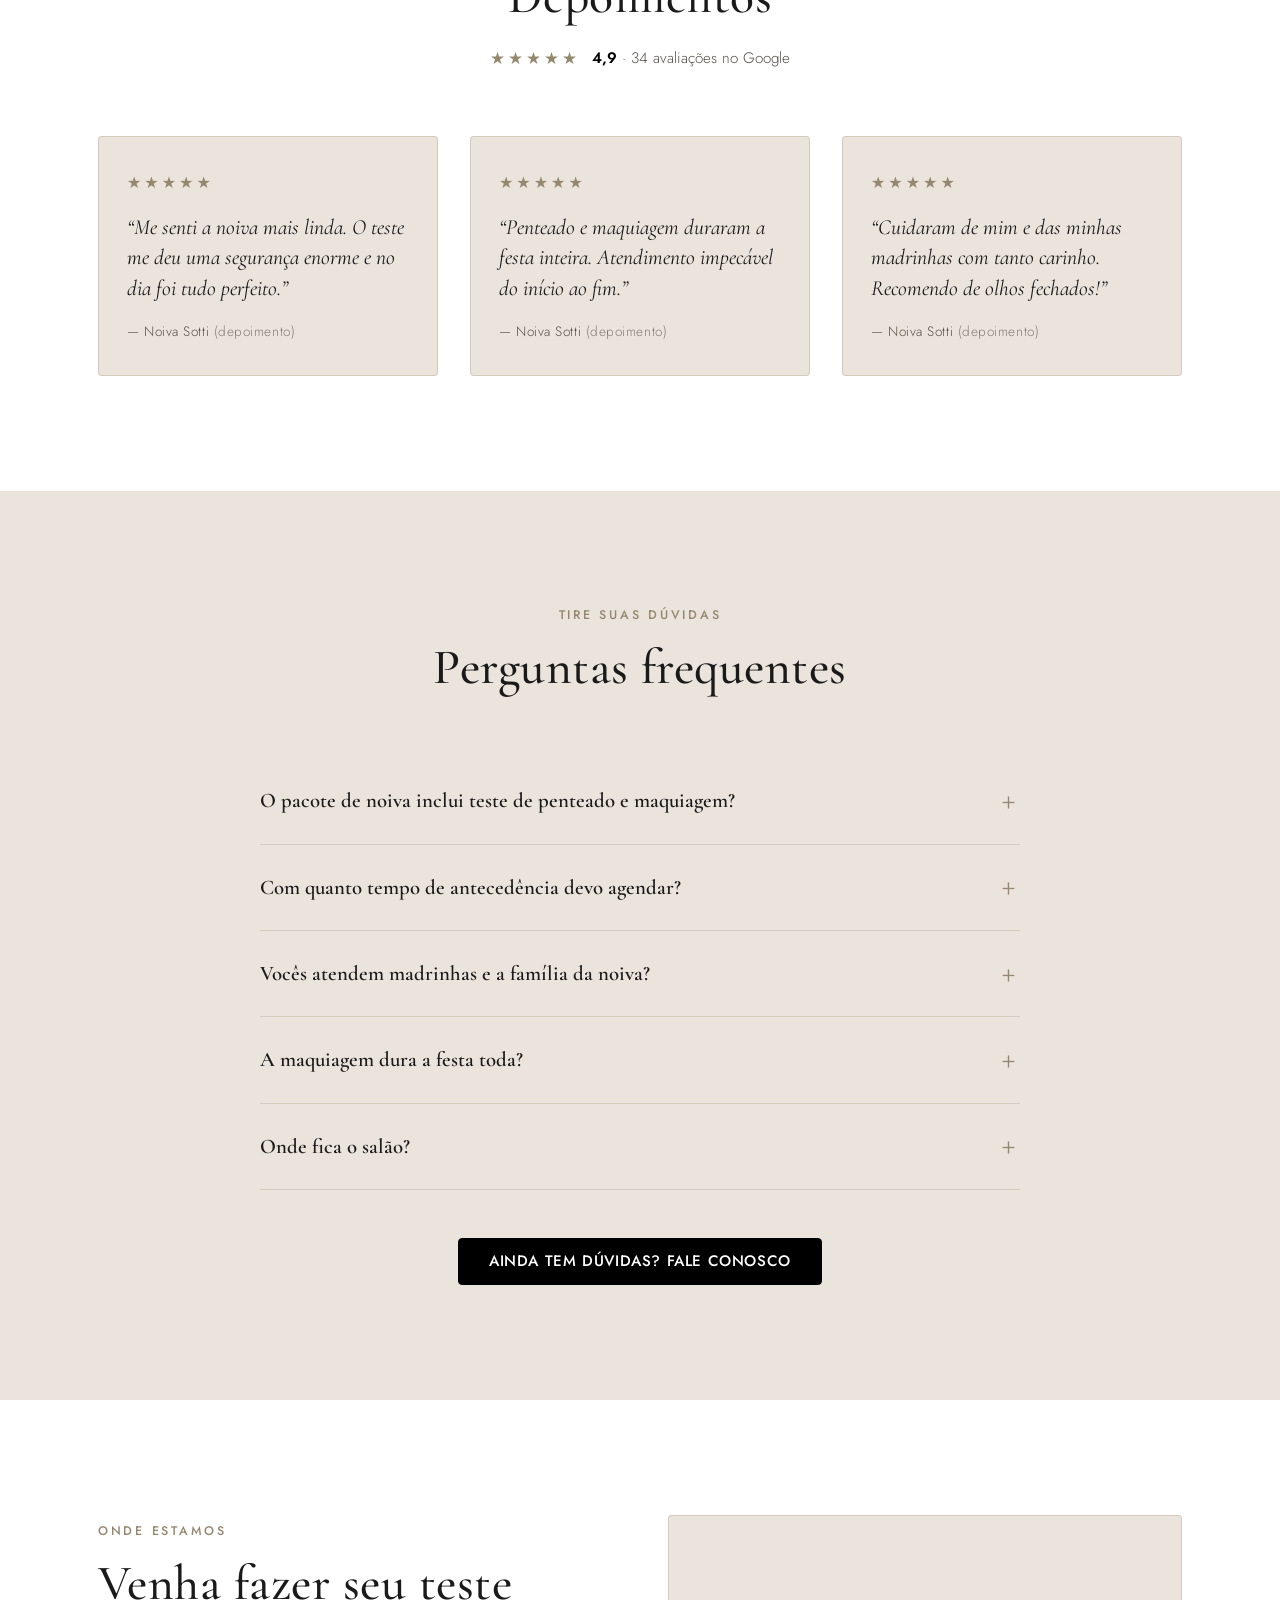
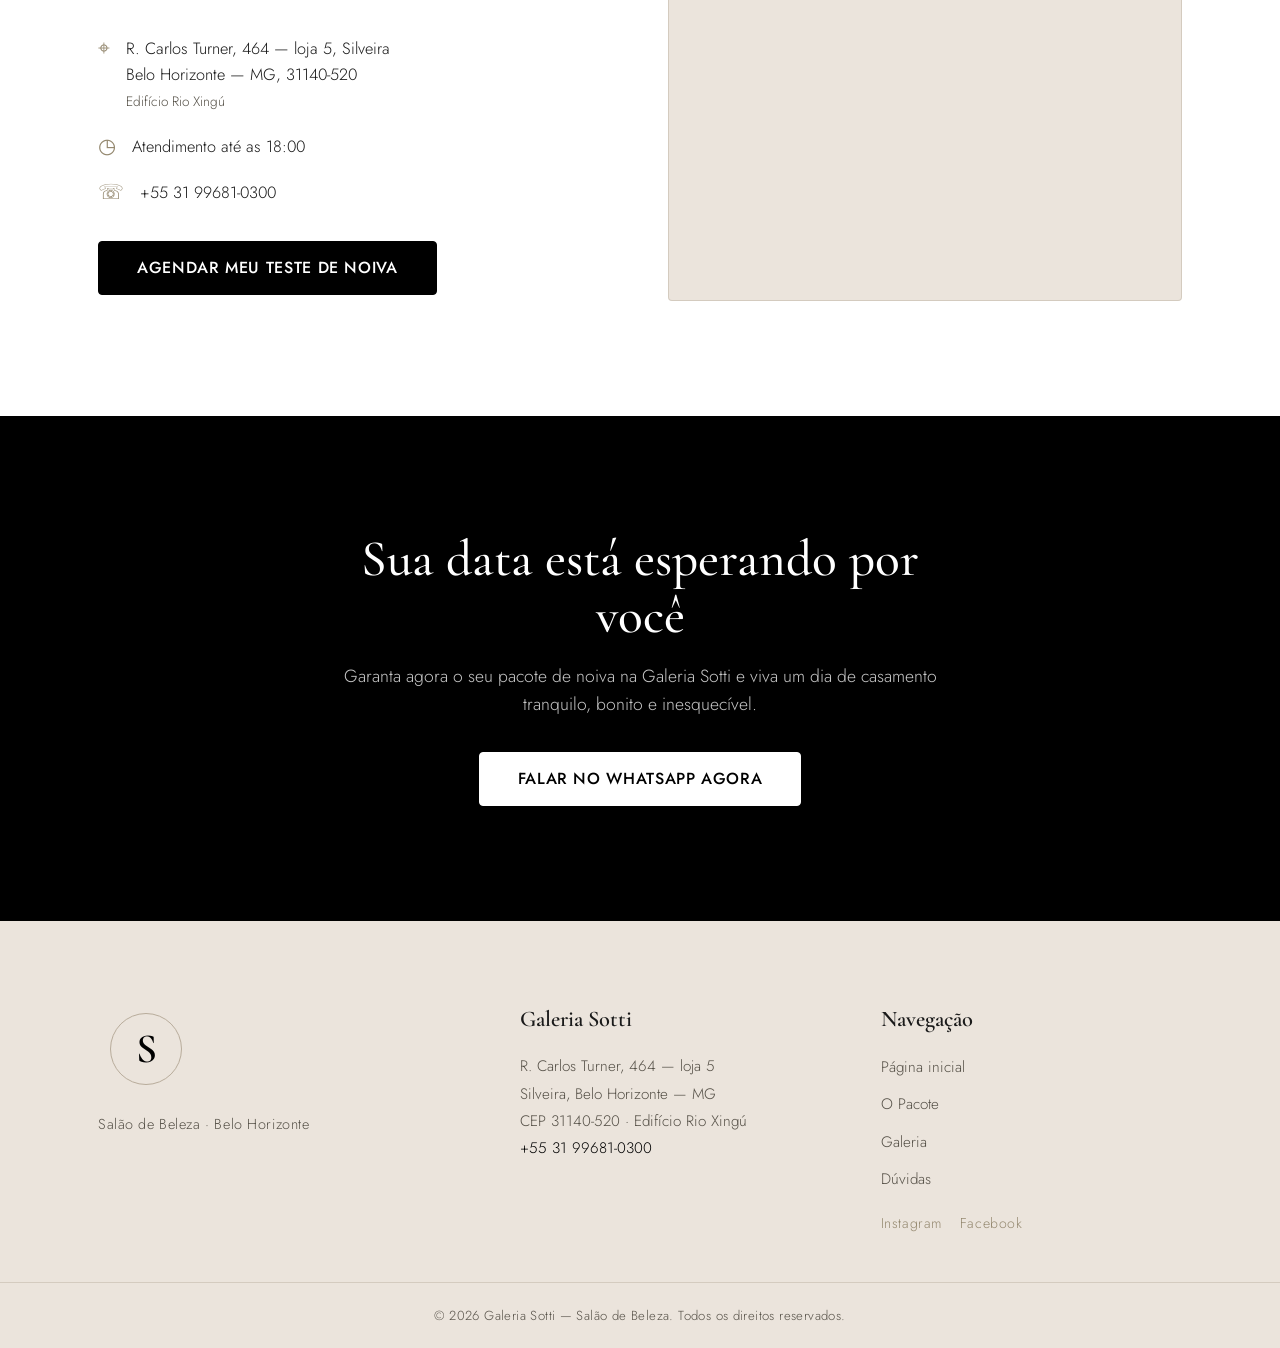
<file: noivas.html>
<!DOCTYPE html>
<html lang="pt-BR">
<head>
  <meta charset="UTF-8" />
  <meta name="viewport" content="width=device-width, initial-scale=1.0" />

  <!-- ============ Google tag (gtag.js) — Google Ads ============ -->
  <script async src="https://www.googletagmanager.com/gtag/js?id=AW-18210875833"></script>
  <script>
    window.dataLayer = window.dataLayer || [];
    function gtag(){dataLayer.push(arguments);}
    gtag('js', new Date());

    gtag('config', 'AW-18210875833');
  </script>

  <!-- Event snippet — conversao CLIQUE WPP NOIVAS (chamado em todos os botoes de WhatsApp via script.js) -->
  <script>
    function gtag_report_conversion(url) {
      var callback = function () {
        if (typeof(url) != 'undefined') {
          window.location = url;
        }
      };
      gtag('event', 'conversion', {
          'send_to': 'AW-18210875833/wmO4CMDMgrocELnTz-tD',
          'value': 1.0,
          'currency': 'BRL',
          'event_callback': callback
      });
      return false;
    }
  </script>

  <!-- ============ SEO PRINCIPAL ============ -->
  <title>Penteado e Maquiagem de Noiva em Belo Horizonte | Galeria Sotti</title>
  <meta name="description" content="Pacote de noiva completo em Belo Horizonte: penteado, maquiagem, teste prévio e atendimento exclusivo para o dia do casamento. ⭐ 4,9 no Google. Agende pelo WhatsApp." />
  <meta name="keywords" content="pacote de noiva BH, penteado de noiva Belo Horizonte, maquiagem de noiva BH, maquiagem para casamento Belo Horizonte, dia da noiva BH, salão de noiva Belo Horizonte, teste de noiva BH" />
  <meta name="author" content="Galeria Sotti" />
  <meta name="robots" content="index, follow" />
  <meta name="theme-color" content="#000000" />
  <link rel="canonical" href="https://www.galeriasotti.com.br/noivas.html" />

  <!-- Favicon (placeholder — substituir pelo ícone real) -->
  <link rel="icon" href="data:image/svg+xml,<svg xmlns='http://www.w3.org/2000/svg' viewBox='0 0 100 100'><text y='.9em' font-size='90' font-family='serif'>S</text></svg>" />

  <!-- ============ OPEN GRAPH ============ -->
  <meta property="og:type" content="website" />
  <meta property="og:title" content="Penteado e Maquiagem de Noiva em Belo Horizonte | Galeria Sotti" />
  <meta property="og:description" content="Pacote de noiva completo em BH: penteado, maquiagem, teste prévio e atendimento exclusivo para o dia do casamento. ⭐ 4,9 no Google." />
  <meta property="og:locale" content="pt_BR" />
  <meta property="og:site_name" content="Galeria Sotti" />
  <meta property="og:url" content="https://www.galeriasotti.com.br/noivas.html" />
  <meta property="og:image" content="https://www.galeriasotti.com.br/og-noivas.jpg" />

  <!-- ============ TWITTER CARDS ============ -->
  <meta name="twitter:card" content="summary_large_image" />
  <meta name="twitter:title" content="Penteado e Maquiagem de Noiva em Belo Horizonte | Galeria Sotti" />
  <meta name="twitter:description" content="Pacote de noiva completo em BH: penteado, maquiagem, teste prévio e atendimento exclusivo. ⭐ 4,9 no Google." />
  <meta name="twitter:image" content="https://www.galeriasotti.com.br/og-noivas.jpg" />

  <!-- ============ GOOGLE FONTS ============ -->
  <link rel="preconnect" href="https://fonts.googleapis.com" />
  <link rel="preconnect" href="https://fonts.gstatic.com" crossorigin />
  <link href="https://fonts.googleapis.com/css2?family=Cormorant+Garamond:ital,wght@0,400;0,500;0,600;1,400&family=Jost:wght@300;400;500;600&display=swap" rel="stylesheet" />

  <!-- ============ CSS ============ -->
  <link rel="stylesheet" href="styles.css" />

  <!-- ============ STRUCTURED DATA — Serviço de Noiva ============ -->
  <script type="application/ld+json">
  {
    "@context": "https://schema.org",
    "@type": "Service",
    "serviceType": "Pacote de Noiva — Penteado e Maquiagem",
    "name": "Pacote de Noiva — Galeria Sotti",
    "description": "Pacote de noiva completo em Belo Horizonte: penteado, maquiagem, teste prévio e atendimento exclusivo para o dia do casamento.",
    "areaServed": { "@type": "City", "name": "Belo Horizonte" },
    "provider": {
      "@type": "HealthAndBeautyBusiness",
      "name": "Galeria Sotti — Salão de Beleza",
      "telephone": "+5531996810300",
      "url": "https://www.galeriasotti.com.br/",
      "address": {
        "@type": "PostalAddress",
        "streetAddress": "R. Carlos Turner, 464 — loja 5, Silveira (Edifício Rio Xingú)",
        "addressLocality": "Belo Horizonte",
        "addressRegion": "MG",
        "postalCode": "31140-520",
        "addressCountry": "BR"
      },
      "aggregateRating": {
        "@type": "AggregateRating",
        "ratingValue": "4.9",
        "reviewCount": "34",
        "bestRating": "5",
        "worstRating": "1"
      }
    }
  }
  </script>

  <!-- ============ STRUCTURED DATA — FAQ (rich results / qualidade) ============ -->
  <script type="application/ld+json">
  {
    "@context": "https://schema.org",
    "@type": "FAQPage",
    "mainEntity": [
      {
        "@type": "Question",
        "name": "O pacote de noiva inclui teste de penteado e maquiagem?",
        "acceptedAnswer": { "@type": "Answer", "text": "Sim. Antes do casamento realizamos um teste de penteado e maquiagem para alinhar cada detalhe e garantir que você se sinta perfeita no grande dia." }
      },
      {
        "@type": "Question",
        "name": "Com quanto tempo de antecedência devo agendar o pacote de noiva?",
        "acceptedAnswer": { "@type": "Answer", "text": "Recomendamos reservar a data o quanto antes, pois as agendas de casamento se preenchem rápido. Fale conosco pelo WhatsApp para verificar a disponibilidade da sua data." }
      },
      {
        "@type": "Question",
        "name": "Vocês atendem madrinhas e a família da noiva?",
        "acceptedAnswer": { "@type": "Answer", "text": "Sim. Além da noiva, preparamos madrinhas, mães e convidadas, com pacotes especiais para o grupo no mesmo dia." }
      },
      {
        "@type": "Question",
        "name": "Onde fica o salão Galeria Sotti?",
        "acceptedAnswer": { "@type": "Answer", "text": "Estamos na R. Carlos Turner, 464 — loja 5, bairro Silveira, Belo Horizonte — MG, com fácil acesso para toda a região." }
      }
    ]
  }
  </script>
</head>

<body>

  <!-- =================================================================
       HEADER FIXO
       ================================================================= -->
  <header class="header" id="header">
    <div class="container header__inner">
      <a href="index.html" class="logo" aria-label="Galeria Sotti — Página inicial">sotti<span class="logo__dot">.</span></a>

      <nav class="nav" aria-label="Navegação principal">
        <a href="#pacote" class="nav__link">O Pacote</a>
        <a href="#galeria" class="nav__link">Galeria</a>
        <a href="#como-funciona" class="nav__link">Como Funciona</a>
        <a href="#faq" class="nav__link">Dúvidas</a>
        <a href="index.html" class="nav__link">Início</a>
      </nav>

      <div class="header__actions">
        <a href="https://www.instagram.com/galeriasotti/" class="icon-btn" aria-label="Instagram da Galeria Sotti" rel="noopener" target="_blank">
          <svg viewBox="0 0 24 24" width="20" height="20" fill="currentColor" aria-hidden="true"><path d="M12 2.163c3.204 0 3.584.012 4.85.07 3.252.148 4.771 1.691 4.919 4.919.058 1.265.069 1.645.069 4.849 0 3.205-.012 3.584-.069 4.849-.149 3.225-1.664 4.771-4.919 4.919-1.266.058-1.644.07-4.85.07-3.204 0-3.584-.012-4.849-.07-3.26-.149-4.771-1.699-4.919-4.92-.058-1.265-.07-1.644-.07-4.849 0-3.204.013-3.583.07-4.849.149-3.227 1.664-4.771 4.919-4.919 1.266-.057 1.645-.069 4.849-.069zM12 0C8.741 0 8.333.014 7.053.072 2.695.272.273 2.69.073 7.052.014 8.333 0 8.741 0 12c0 3.259.014 3.668.072 4.948.2 4.358 2.618 6.78 6.98 6.98C8.333 23.986 8.741 24 12 24c3.259 0 3.668-.014 4.948-.072 4.354-.2 6.782-2.618 6.979-6.98.059-1.28.073-1.689.073-4.948 0-3.259-.014-3.667-.072-4.947-.196-4.354-2.617-6.78-6.979-6.98C15.668.014 15.259 0 12 0zm0 5.838a6.162 6.162 0 100 12.324 6.162 6.162 0 000-12.324zM12 16a4 4 0 110-8 4 4 0 010 8zm6.406-11.845a1.44 1.44 0 100 2.881 1.44 1.44 0 000-2.881z"/></svg>
        </a>
        <a href="#" class="btn btn--header js-whatsapp" data-wa="noiva" rel="noopener" target="_blank">
          <span class="btn__icon" aria-hidden="true">
            <svg viewBox="0 0 24 24" width="18" height="18" fill="currentColor"><path d="M.057 24l1.687-6.163a11.867 11.867 0 01-1.587-5.945C.16 5.335 5.495 0 12.05 0a11.817 11.817 0 018.413 3.488 11.824 11.824 0 013.48 8.414c-.003 6.557-5.338 11.892-11.893 11.892a11.9 11.9 0 01-5.688-1.448L.057 24zm6.597-3.807c1.676.995 3.276 1.591 5.392 1.592 5.448 0 9.886-4.434 9.889-9.885.002-5.462-4.415-9.89-9.881-9.892-5.452 0-9.887 4.434-9.889 9.884a9.86 9.86 0 001.51 5.26l-.999 3.648 3.737-.607zm11.387-5.464c-.074-.124-.272-.198-.57-.347-.297-.149-1.758-.868-2.031-.967-.272-.099-.47-.149-.669.149-.198.297-.768.967-.941 1.165-.173.198-.347.223-.644.074-.297-.149-1.255-.462-2.39-1.475-.883-.788-1.48-1.761-1.653-2.059-.173-.297-.018-.458.13-.606.134-.133.297-.347.446-.521.151-.172.2-.296.3-.495.099-.198.05-.372-.025-.521-.075-.148-.669-1.611-.916-2.206-.242-.579-.487-.501-.669-.51l-.57-.01c-.198 0-.52.074-.792.372-.272.297-1.04 1.016-1.04 2.479 0 1.462 1.065 2.875 1.213 3.074.149.198 2.095 3.2 5.076 4.487.709.306 1.263.489 1.694.626.712.226 1.36.194 1.872.118.571-.085 1.758-.719 2.006-1.413.248-.695.248-1.29.173-1.414z"/></svg>
          </span>
          WhatsApp
        </a>
      </div>
    </div>
  </header>

  <main>

    <!-- =================================================================
         HERO — NOIVAS
         ================================================================= -->
    <section class="hero hero--bride" id="hero">
      <div class="hero__media">
        <img class="hero__img" src="images/web/foto-01.jpg" alt="Noiva pronta com penteado e maquiagem da Galeria Sotti em Belo Horizonte" width="1200" height="1600" fetchpriority="high" decoding="async" />
      </div>

      <div class="container hero__content">
        <p class="hero__eyebrow">Pacote de Noiva · Belo Horizonte</p>
        <h1 class="hero__title">O dia mais especial da sua vida merece a Sotti</h1>
        <p class="hero__subtitle">
          Penteado, maquiagem e cuidados exclusivos para você se sentir radiante e segura
          no dia do casamento. Atendimento dedicado, com teste prévio e um ambiente tranquilo.
        </p>

        <div class="rating rating--hero">
          <span class="rating__stars" aria-hidden="true">★★★★★</span>
          <span class="rating__text"><strong>4,9</strong> · 34 avaliações no Google</span>
        </div>

        <a href="#" class="btn btn--primary btn--lg js-whatsapp" data-wa="noiva" rel="noopener" target="_blank">
          Quero meu pacote de noiva
        </a>
        <p class="hero__note">Reserve sua data · Resposta rápida pelo WhatsApp</p>
      </div>
    </section>

    <!-- =================================================================
         BARRA DE CONFIANÇA
         ================================================================= -->
    <section class="trustbar" aria-label="Diferenciais de confiança">
      <div class="container trustbar__inner">
        <div class="trustbar__item"><span class="trustbar__icon" aria-hidden="true">★</span><span><strong>4,9</strong> no Google</span></div>
        <div class="trustbar__item"><span class="trustbar__icon" aria-hidden="true">✦</span><span>Teste prévio incluso</span></div>
        <div class="trustbar__item"><span class="trustbar__icon" aria-hidden="true">♥</span><span>Atendimento exclusivo</span></div>
        <div class="trustbar__item"><span class="trustbar__icon" aria-hidden="true">⌖</span><span>Silveira · Belo Horizonte</span></div>
      </div>
    </section>

    <!-- =================================================================
         O QUE ESTÁ INCLUÍDO NO PACOTE
         ================================================================= -->
    <section class="services section" id="pacote">
      <div class="container">
        <header class="section__head">
          <p class="section__eyebrow">O pacote de noiva</p>
          <h2 class="section__title">Tudo o que você precisa para brilhar</h2>
          <p class="section__lead">
            Um cuidado completo, pensado para que o seu único trabalho no dia do casamento
            seja aproveitar cada momento.
          </p>
        </header>

        <div class="services__grid">
          <article class="card">
            <div class="card__media">
              <img class="media-img" src="images/web/foto-08.jpg" alt="Penteado de noiva profissional em Belo Horizonte" width="1066" height="1600" loading="lazy" decoding="async" />
            </div>
            <div class="card__body">
              <h3 class="card__title">Penteado de Noiva</h3>
              <p class="card__text">Do clássico ao romântico, criamos o penteado perfeito para o seu vestido, estilo e personalidade.</p>
            </div>
          </article>

          <article class="card">
            <div class="card__media">
              <img class="media-img" src="images/web/foto-07.jpg" alt="Maquiagem de noiva de longa duração em BH" width="1065" height="1600" loading="lazy" decoding="async" />
            </div>
            <div class="card__body">
              <h3 class="card__title">Maquiagem de Noiva</h3>
              <p class="card__text">Maquiagem de longa duração, à prova de emoção e fotos, realçando a sua beleza natural o dia inteiro.</p>
            </div>
          </article>

          <article class="card">
            <div class="card__media">
              <img class="media-img" src="images/web/foto-09.jpg" alt="Teste de penteado e maquiagem antes do casamento" width="1066" height="1600" loading="lazy" decoding="async" />
              <span class="card__badge">Incluso</span>
            </div>
            <div class="card__body">
              <h3 class="card__title">Teste Prévio</h3>
              <p class="card__text">Antes do grande dia, testamos penteado e maquiagem para alinhar cada detalhe com calma e tranquilidade.</p>
            </div>
          </article>
        </div>

        <div class="section__cta">
          <a href="#" class="btn btn--primary btn--lg js-whatsapp" data-wa="noiva" rel="noopener" target="_blank">
            Montar meu pacote pelo WhatsApp
          </a>
        </div>
      </div>
    </section>

    <!-- =================================================================
         GALERIA DE NOIVAS (placeholders de foto)
         ================================================================= -->
    <section class="gallery section section--cream" id="galeria">
      <div class="container">
        <header class="section__head">
          <p class="section__eyebrow">Inspiração</p>
          <h2 class="section__title">Noivas Sotti</h2>
          <p class="section__lead">Penteados e maquiagens reais feitos no nosso salão. Em breve, você aqui.</p>
        </header>

        <div class="gallery__grid">
          <figure class="gallery__item">
            <img class="media-img" src="images/web/foto-06.jpg" alt="Noiva sorrindo com penteado preso e maquiagem clássica" width="1065" height="1600" loading="lazy" decoding="async" />
          </figure>
          <figure class="gallery__item">
            <img class="media-img" src="images/web/foto-10.jpg" alt="Penteado de noiva preso com tiara de cristais" width="1066" height="1600" loading="lazy" decoding="async" />
          </figure>
        </div>
      </div>
    </section>

    <!-- =================================================================
         COMO FUNCIONA — passo a passo
         ================================================================= -->
    <section class="steps section" id="como-funciona">
      <div class="container">
        <header class="section__head">
          <p class="section__eyebrow">Simples e tranquilo</p>
          <h2 class="section__title">Como funciona</h2>
        </header>

        <ol class="steps__list">
          <li class="step">
            <span class="step__num">1</span>
            <h3 class="step__title">Conversa e reserva da data</h3>
            <p class="step__text">Você fala com a gente pelo WhatsApp para tirar todas as dúvidas. Se preferir, marcamos uma reunião — presencial ou online — para conversar com calma sobre o seu dia e, então, garantir a sua data no nosso calendário.</p>
          </li>
          <li class="step">
            <span class="step__num">2</span>
            <h3 class="step__title">Teste de penteado e maquiagem</h3>
            <p class="step__text">Antes do casamento, fazemos o teste para definir o visual exato que você deseja.</p>
          </li>
          <li class="step">
            <span class="step__num">3</span>
            <h3 class="step__title">O grande dia</h3>
            <p class="step__text">No dia, cuidamos de tudo com atenção total para você sair radiante e no horário.</p>
          </li>
        </ol>

        <div class="section__cta">
          <a href="#" class="btn btn--primary js-whatsapp" data-wa="noiva" rel="noopener" target="_blank">
            Começar agora pelo WhatsApp
          </a>
        </div>
      </div>
    </section>

    <!-- =================================================================
         DIFERENCIAIS PARA NOIVAS
         ================================================================= -->
    <section class="features section section--cream">
      <div class="container">
        <header class="section__head">
          <p class="section__eyebrow">Por que as noivas escolhem a Sotti</p>
          <h2 class="section__title">Cuidado de verdade no seu dia</h2>
        </header>

        <div class="features__grid">
          <div class="feature">
            <span class="feature__icon" aria-hidden="true">♥</span>
            <h3 class="feature__title">Atendimento exclusivo</h3>
            <p class="feature__text">Tempo e atenção dedicados só a você, sem correria, em um ambiente acolhedor.</p>
          </div>
          <div class="feature">
            <span class="feature__icon" aria-hidden="true">✦</span>
            <h3 class="feature__title">Teste incluso</h3>
            <p class="feature__text">Você aprova o visual antes do casamento e chega ao dia com total segurança.</p>
          </div>
          <div class="feature">
            <span class="feature__icon" aria-hidden="true">★</span>
            <h3 class="feature__title">Nota 4,9 no Google</h3>
            <p class="feature__text">A confiança de quem já viveu o dia do casamento com a Galeria Sotti.</p>
          </div>
          <div class="feature">
            <span class="feature__icon" aria-hidden="true">❖</span>
            <h3 class="feature__title">Produtos premium</h3>
            <p class="feature__text">Maquiagem de longa duração e produtos de alta performance para fotos impecáveis.</p>
          </div>
        </div>
      </div>
    </section>

    <!-- =================================================================
         DEPOIMENTOS DE NOIVAS
         ================================================================= -->
    <section class="reviews section" id="depoimentos">
      <div class="container">
        <header class="section__head">
          <p class="section__eyebrow">Noivas que confiaram</p>
          <h2 class="section__title">Depoimentos</h2>
          <div class="rating rating--center">
            <span class="rating__stars" aria-hidden="true">★★★★★</span>
            <span class="rating__text"><strong>4,9</strong> · 34 avaliações no Google</span>
          </div>
        </header>

        <div class="reviews__grid">
          <figure class="review">
            <span class="review__stars" aria-hidden="true">★★★★★</span>
            <blockquote class="review__quote">“Me senti a noiva mais linda. O teste me deu uma segurança enorme e no dia foi tudo perfeito.”</blockquote>
            <figcaption class="review__author">— Noiva Sotti <span>(depoimento)</span></figcaption>
          </figure>
          <figure class="review">
            <span class="review__stars" aria-hidden="true">★★★★★</span>
            <blockquote class="review__quote">“Penteado e maquiagem duraram a festa inteira. Atendimento impecável do início ao fim.”</blockquote>
            <figcaption class="review__author">— Noiva Sotti <span>(depoimento)</span></figcaption>
          </figure>
          <figure class="review">
            <span class="review__stars" aria-hidden="true">★★★★★</span>
            <blockquote class="review__quote">“Cuidaram de mim e das minhas madrinhas com tanto carinho. Recomendo de olhos fechados!”</blockquote>
            <figcaption class="review__author">— Noiva Sotti <span>(depoimento)</span></figcaption>
          </figure>
        </div>
      </div>
    </section>

    <!-- =================================================================
         FAQ — perguntas frequentes (acessível, sem JS, com JSON-LD)
         ================================================================= -->
    <section class="faq section section--cream" id="faq">
      <div class="container">
        <header class="section__head">
          <p class="section__eyebrow">Tire suas dúvidas</p>
          <h2 class="section__title">Perguntas frequentes</h2>
        </header>

        <div class="faq__list">
          <details class="faq__item">
            <summary class="faq__q">O pacote de noiva inclui teste de penteado e maquiagem?</summary>
            <div class="faq__a">Sim. Antes do casamento realizamos um teste de penteado e maquiagem para alinhar cada detalhe e garantir que você se sinta perfeita no grande dia.</div>
          </details>
          <details class="faq__item">
            <summary class="faq__q">Com quanto tempo de antecedência devo agendar?</summary>
            <div class="faq__a">Recomendamos reservar a data o quanto antes, pois as agendas de casamento se preenchem rápido. Fale conosco pelo WhatsApp para verificar a disponibilidade da sua data.</div>
          </details>
          <details class="faq__item">
            <summary class="faq__q">Vocês atendem madrinhas e a família da noiva?</summary>
            <div class="faq__a">Sim. Além da noiva, preparamos madrinhas, mães e convidadas, com pacotes especiais para o grupo no mesmo dia.</div>
          </details>
          <details class="faq__item">
            <summary class="faq__q">A maquiagem dura a festa toda?</summary>
            <div class="faq__a">Trabalhamos com técnicas e produtos premium de longa duração, pensados para resistir à emoção, ao calor e às fotos durante todo o evento.</div>
          </details>
          <details class="faq__item">
            <summary class="faq__q">Onde fica o salão?</summary>
            <div class="faq__a">Estamos na R. Carlos Turner, 464 — loja 5, bairro Silveira, Belo Horizonte — MG, com fácil acesso para toda a região.</div>
          </details>
        </div>

        <div class="section__cta">
          <a href="#" class="btn btn--primary js-whatsapp" data-wa="noiva" rel="noopener" target="_blank">
            Ainda tem dúvidas? Fale conosco
          </a>
        </div>
      </div>
    </section>

    <!-- =================================================================
         LOCALIZAÇÃO
         ================================================================= -->
    <section class="location section" id="localizacao">
      <div class="container location__inner">
        <div class="location__info">
          <p class="section__eyebrow">Onde estamos</p>
          <h2 class="section__title">Venha fazer seu teste</h2>

          <ul class="location__list">
            <li>
              <span class="location__icon" aria-hidden="true">⌖</span>
              <span>R. Carlos Turner, 464 — loja 5, Silveira<br />Belo Horizonte — MG, 31140-520<br /><small>Edifício Rio Xingú</small></span>
            </li>
            <li><span class="location__icon" aria-hidden="true">◷</span><span>Atendimento até as 18:00</span></li>
            <li><span class="location__icon" aria-hidden="true">☏</span><span>+55 31 99681-0300</span></li>
          </ul>

          <a href="#" class="btn btn--primary btn--lg js-whatsapp" data-wa="noiva" rel="noopener" target="_blank">
            Agendar meu teste de noiva
          </a>
        </div>

        <div class="location__map">
          <iframe
            title="Mapa da Galeria Sotti em Belo Horizonte"
            src="https://maps.google.com/maps?q=place_id:ChIJi-hRsv2bpgARRlzvx3DNy0g&ll=-19.8902133,-43.9306523&z=18&hl=pt-BR&output=embed"
            width="100%" height="100%" style="border:0;" loading="lazy"
            referrerpolicy="no-referrer-when-downgrade"></iframe>
        </div>
      </div>
    </section>

    <!-- =================================================================
         CTA FINAL
         ================================================================= -->
    <section class="finalcta section">
      <div class="container finalcta__inner">
        <h2 class="finalcta__title">Sua data está esperando por você</h2>
        <p class="finalcta__text">
          Garanta agora o seu pacote de noiva na Galeria Sotti e viva um dia de casamento
          tranquilo, bonito e inesquecível.
        </p>
        <a href="#" class="btn btn--primary btn--lg js-whatsapp" data-wa="noiva" rel="noopener" target="_blank">
          Falar no WhatsApp agora
        </a>
      </div>
    </section>

  </main>

  <!-- =================================================================
       FOOTER
       ================================================================= -->
  <footer class="footer">
    <div class="container footer__inner">
      <div class="footer__brand">
        <div class="monogram" aria-hidden="true">
          <span class="monogram__letter">S</span>
        </div>
        <p class="footer__tagline">Salão de Beleza · Belo Horizonte</p>
      </div>

      <div class="footer__col">
        <h3 class="footer__heading">Galeria Sotti</h3>
        <address class="footer__address">
          R. Carlos Turner, 464 — loja 5<br />
          Silveira, Belo Horizonte — MG<br />
          CEP 31140-520 · Edifício Rio Xingú<br />
          <a href="tel:+5531996810300">+55 31 99681-0300</a>
        </address>
      </div>

      <div class="footer__col">
        <h3 class="footer__heading">Navegação</h3>
        <ul class="footer__links">
          <li><a href="index.html">Página inicial</a></li>
          <li><a href="#pacote">O Pacote</a></li>
          <li><a href="#galeria">Galeria</a></li>
          <li><a href="#faq">Dúvidas</a></li>
        </ul>
        <div class="footer__social">
          <a href="https://www.instagram.com/galeriasotti/" aria-label="Instagram da Galeria Sotti" rel="noopener" target="_blank">Instagram</a>
          <a href="#" aria-label="Facebook da Galeria Sotti">Facebook</a>
        </div>
      </div>
    </div>

    <div class="footer__bottom">
      <div class="container">
        <p>© <span id="year"></span> Galeria Sotti — Salão de Beleza. Todos os direitos reservados.</p>
      </div>
    </div>
  </footer>

  <!-- Botão flutuante de WhatsApp (mensagem de noiva) -->
  <a href="#" class="wa-float js-whatsapp" data-wa="noiva" aria-label="Conversar no WhatsApp sobre pacote de noiva" rel="noopener" target="_blank">
    <svg viewBox="0 0 24 24" width="30" height="30" fill="currentColor" aria-hidden="true"><path d="M.057 24l1.687-6.163a11.867 11.867 0 01-1.587-5.945C.16 5.335 5.495 0 12.05 0a11.817 11.817 0 018.413 3.488 11.824 11.824 0 013.48 8.414c-.003 6.557-5.338 11.892-11.893 11.892a11.9 11.9 0 01-5.688-1.448L.057 24zm6.597-3.807c1.676.995 3.276 1.591 5.392 1.592 5.448 0 9.886-4.434 9.889-9.885.002-5.462-4.415-9.89-9.881-9.892-5.452 0-9.887 4.434-9.889 9.884a9.86 9.86 0 001.51 5.26l-.999 3.648 3.737-.607zm11.387-5.464c-.074-.124-.272-.198-.57-.347-.297-.149-1.758-.868-2.031-.967-.272-.099-.47-.149-.669.149-.198.297-.768.967-.941 1.165-.173.198-.347.223-.644.074-.297-.149-1.255-.462-2.39-1.475-.883-.788-1.48-1.761-1.653-2.059-.173-.297-.018-.458.13-.606.134-.133.297-.347.446-.521.151-.172.2-.296.3-.495.099-.198.05-.372-.025-.521-.075-.148-.669-1.611-.916-2.206-.242-.579-.487-.501-.669-.51l-.57-.01c-.198 0-.52.074-.792.372-.272.297-1.04 1.016-1.04 2.479 0 1.462 1.065 2.875 1.213 3.074.149.198 2.095 3.2 5.076 4.487.709.306 1.263.489 1.694.626.712.226 1.36.194 1.872.118.571-.085 1.758-.719 2.006-1.413.248-.695.248-1.29.173-1.414z"/></svg>
  </a>

  <script src="script.js" defer></script>
</body>
</html>
</file>
<file: styles.css>
/* =================================================================
   GALERIA SOTTI — LANDING PAGE
   Estética: minimalista, sofisticada, "luxury clean".
   Todas as cores e fontes centralizadas em variáveis (:root).
   ================================================================= */

/* ============ VARIÁVEIS DE MARCA ============ */
:root {
  /* Paleta oficial Sotti */
  --c-white:  #FFFFFF;  /* fundo principal, respiro */
  --c-cream:  #EBE4DC;  /* seções alternadas, cards */
  --c-taupe:  #B8AC9B;  /* destaque, detalhes, linhas, ícones */
  --c-black:  #000000;  /* tipografia, botões, contraste */

  /* Derivadas (tons auxiliares baseados na paleta) */
  --c-taupe-dark: #94886f;
  --c-text:       #1a1a1a;
  --c-text-soft:  #555047;
  --c-line:       rgba(184, 172, 155, 0.45); /* taupe translúcido p/ linhas finas */
  --c-wa:         #25D366; /* verde WhatsApp (apenas no botão flutuante) */

  /* Tipografia */
  --font-title: "Cormorant Garamond", Georgia, "Times New Roman", serif;
  --font-body:  "Jost", "Segoe UI", system-ui, -apple-system, sans-serif;

  /* Layout */
  --maxw: 1180px;
  --gutter: clamp(20px, 5vw, 48px);
  --radius: 4px;

  /* Transições suaves (sensação premium) */
  --ease: cubic-bezier(0.22, 1, 0.36, 1);
  --t-fast: 0.25s var(--ease);
  --t-med:  0.45s var(--ease);

  --header-h: 72px;
}

/* ============ RESET LEVE ============ */
*, *::before, *::after { box-sizing: border-box; margin: 0; padding: 0; }

html { scroll-behavior: smooth; scroll-padding-top: var(--header-h); -webkit-text-size-adjust: 100%; }

body {
  font-family: var(--font-body);
  font-weight: 300;
  color: var(--c-text);
  background: var(--c-white);
  line-height: 1.6;
  font-size: 17px;
  -webkit-font-smoothing: antialiased;
  text-rendering: optimizeLegibility;
}

img, iframe, svg { display: block; max-width: 100%; }
a { color: inherit; text-decoration: none; }
ul { list-style: none; }

/* ============ UTILITÁRIOS ============ */
.container { width: 100%; max-width: var(--maxw); margin-inline: auto; padding-inline: var(--gutter); }

.section { padding-block: clamp(64px, 9vw, 120px); }
.section--cream { background: var(--c-cream); }

.section__head { text-align: center; max-width: 680px; margin: 0 auto clamp(40px, 6vw, 64px); }

.section__eyebrow {
  font-size: 0.78rem;
  letter-spacing: 0.22em;
  text-transform: uppercase;
  color: var(--c-taupe-dark);
  font-weight: 500;
  margin-bottom: 14px;
}

.section__title {
  font-family: var(--font-title);
  font-weight: 500;
  font-size: clamp(2rem, 5vw, 3.1rem);
  line-height: 1.1;
  letter-spacing: 0.01em;
}

.section__lead { margin-top: 18px; color: var(--c-text-soft); font-size: 1.05rem; }

.section__cta { text-align: center; margin-top: 48px; }
.section__cta--row { display: flex; flex-wrap: wrap; gap: 16px; justify-content: center; }

/* ============ BOTÕES ============ */
.btn {
  display: inline-flex;
  align-items: center;
  justify-content: center;
  gap: 10px;
  font-family: var(--font-body);
  font-weight: 500;
  font-size: 0.95rem;
  letter-spacing: 0.04em;
  text-transform: uppercase;
  padding: 15px 30px;
  border-radius: var(--radius);
  border: 1px solid var(--c-black);
  cursor: pointer;
  transition: background var(--t-fast), color var(--t-fast), transform var(--t-fast), box-shadow var(--t-fast);
  line-height: 1;
  text-align: center;
}

/* Primário: preto sólido */
.btn--primary { background: var(--c-black); color: var(--c-white); }
.btn--primary:hover { background: var(--c-taupe-dark); border-color: var(--c-taupe-dark); transform: translateY(-2px); box-shadow: 0 10px 24px rgba(0,0,0,0.16); }

/* Contorno: usado nos cards de serviço */
.btn--outline { background: transparent; color: var(--c-black); border-color: var(--c-black); }
.btn--outline:hover { background: var(--c-black); color: var(--c-white); transform: translateY(-2px); }

/* Tamanho grande (CTAs principais) */
.btn--lg { padding: 18px 38px; font-size: 1rem; }

/* Botão do header */
.btn--header { padding: 11px 20px; font-size: 0.82rem; background: var(--c-black); color: var(--c-white); }
.btn--header:hover { background: var(--c-taupe-dark); border-color: var(--c-taupe-dark); }

/* Variante "fantasma" do header (contorno) — usada no botão de Noivas */
.btn--header-ghost { background: transparent; color: var(--c-black); border-color: var(--c-black); }
.btn--header-ghost:hover { background: var(--c-black); color: var(--c-white); border-color: var(--c-black); }
.btn__icon { display: inline-flex; }

/* Botão de Instagram com gradiente da marca IG */
.btn--instagram {
  border: none;
  color: #fff;
  background: linear-gradient(45deg, #f09433 0%, #e6683c 25%, #dc2743 50%, #cc2366 75%, #bc1888 100%);
}
.btn--instagram:hover { transform: translateY(-2px); box-shadow: 0 10px 24px rgba(220,39,67,0.3); filter: brightness(1.05); }

/* Botão de ícone redondo (header) */
.header__actions { display: flex; align-items: center; gap: 14px; }
.icon-btn {
  display: inline-flex; align-items: center; justify-content: center;
  width: 40px; height: 40px; border-radius: 50%;
  color: var(--c-black); border: 1px solid var(--c-line);
  transition: background var(--t-fast), color var(--t-fast), transform var(--t-fast), border-color var(--t-fast);
}
.icon-btn:hover { background: var(--c-black); color: var(--c-white); border-color: var(--c-black); transform: translateY(-2px); }

/* ============ HEADER ============ */
.header {
  position: fixed;
  inset: 0 0 auto 0;
  height: var(--header-h);
  background: rgba(255, 255, 255, 0.85);
  backdrop-filter: blur(10px);
  -webkit-backdrop-filter: blur(10px);
  border-bottom: 1px solid transparent;
  z-index: 1000;
  transition: box-shadow var(--t-fast), border-color var(--t-fast), background var(--t-fast);
}
.header.is-scrolled { box-shadow: 0 2px 18px rgba(0,0,0,0.06); border-bottom-color: var(--c-line); }

.header__inner { height: 100%; display: flex; align-items: center; justify-content: space-between; gap: 24px; }

/* Logo placeholder "sotti." */
.logo {
  font-family: var(--font-title);
  font-size: 1.9rem;
  font-weight: 600;
  letter-spacing: 0.02em;
  color: var(--c-black);
  line-height: 1;
}
.logo__dot { color: var(--c-taupe); }

.nav { display: flex; gap: 30px; }
.nav__link {
  font-size: 0.9rem;
  letter-spacing: 0.04em;
  color: var(--c-text-soft);
  position: relative;
  padding-block: 6px;
  transition: color var(--t-fast);
}
.nav__link::after {
  content: ""; position: absolute; left: 0; bottom: 0;
  width: 0; height: 1px; background: var(--c-taupe);
  transition: width var(--t-med);
}
.nav__link:hover { color: var(--c-black); }
.nav__link:hover::after { width: 100%; }

/* ============ PLACEHOLDERS DE IMAGEM ============ */
/* Padrão reutilizável: fundo cream/taupe + texto indicativo.
   Facilita substituir por <img> real depois. */
.placeholder {
  position: relative;
  background: var(--c-cream);
  display: flex;
  align-items: center;
  justify-content: center;
  overflow: hidden;
}
.placeholder--bride { background: var(--c-taupe); }
.placeholder__label {
  font-size: 0.8rem;
  letter-spacing: 0.14em;
  text-transform: uppercase;
  color: var(--c-taupe-dark);
  font-weight: 500;
  padding: 10px 16px;
  border: 1px solid var(--c-line);
  border-radius: var(--radius);
  background: rgba(255,255,255,0.5);
}
.placeholder--bride .placeholder__label { color: #fff; border-color: rgba(255,255,255,0.5); background: rgba(0,0,0,0.12); }

/* Imagens reais que preenchem os blocos de mídia (cards e galeria) */
.media-img {
  width: 100%;
  height: 100%;
  object-fit: cover;
  display: block;
}
/* Imagem de capa do hero */
.hero__img {
  position: absolute;
  inset: 0;
  width: 100%;
  height: 100%;
  object-fit: cover;
  object-position: 60% center;
}

/* ============ HERO ============ */
.hero {
  position: relative;
  min-height: 92vh;
  display: flex;
  align-items: center;
  padding-top: var(--header-h);
  background: var(--c-white);
  overflow: hidden;
}
/* Placeholder de imagem de fundo do hero */
.hero__media {
  position: absolute; inset: 0;
  background: linear-gradient(180deg, var(--c-cream) 0%, #ded4c8 100%);
  display: flex; align-items: flex-end; justify-content: flex-end;
}
.hero__media .placeholder__label { margin: 24px; }
/* Véu para garantir contraste do texto sobre a foto futura */
.hero__media::after {
  content: ""; position: absolute; inset: 0;
  background: linear-gradient(90deg, rgba(255,255,255,0.92) 0%, rgba(255,255,255,0.7) 45%, rgba(255,255,255,0.25) 100%);
}

.hero__content { position: relative; z-index: 2; max-width: 620px; padding-block: 60px; }
.hero__eyebrow {
  font-size: 0.82rem; letter-spacing: 0.24em; text-transform: uppercase;
  color: var(--c-taupe-dark); font-weight: 500; margin-bottom: 22px;
}
.hero__title {
  font-family: var(--font-title);
  font-weight: 500;
  font-size: clamp(2.6rem, 7vw, 4.6rem);
  line-height: 1.04;
  letter-spacing: 0.005em;
  margin-bottom: 22px;
}
.hero__subtitle { font-size: clamp(1.05rem, 2.2vw, 1.2rem); color: var(--c-text-soft); max-width: 540px; margin-bottom: 30px; }
.hero__note { margin-top: 16px; font-size: 0.85rem; color: var(--c-taupe-dark); letter-spacing: 0.04em; }

/* Bloco de rating reutilizável */
.rating { display: inline-flex; align-items: center; gap: 12px; margin-bottom: 30px; }
.rating--hero { background: rgba(255,255,255,0.6); padding: 10px 18px; border: 1px solid var(--c-line); border-radius: 40px; }
.rating--center { display: flex; justify-content: center; margin-top: 22px; }
.rating__stars { color: var(--c-taupe-dark); letter-spacing: 3px; font-size: 1.05rem; }
.rating__text { font-size: 0.95rem; color: var(--c-text-soft); }
.rating__text strong { color: var(--c-black); font-weight: 600; }

/* Variante do hero para a página de noivas (fundo um pouco mais romântico) */
.hero--bride .hero__media { background: linear-gradient(180deg, var(--c-cream) 0%, var(--c-taupe) 100%); }

/* ============ GALERIA DE NOIVAS ============ */
.gallery__grid {
  display: grid;
  grid-template-columns: repeat(auto-fit, minmax(220px, 1fr));
  gap: clamp(14px, 2vw, 22px);
}
.gallery__item {
  aspect-ratio: 4 / 5;          /* proporção fixa evita layout shift (CLS) */
  border-radius: var(--radius);
  border: 1px solid var(--c-line);
  overflow: hidden;
  margin: 0;
}

/* ============ PASSO A PASSO (COMO FUNCIONA) ============ */
.steps__list {
  display: grid;
  grid-template-columns: repeat(auto-fit, minmax(250px, 1fr));
  gap: clamp(24px, 4vw, 44px);
  counter-reset: step;
}
.step { text-align: center; padding: 14px; }
.step__num {
  display: inline-flex; align-items: center; justify-content: center;
  width: 56px; height: 56px; margin-bottom: 18px;
  font-family: var(--font-title); font-size: 1.6rem; font-weight: 600;
  color: var(--c-black); border: 1px solid var(--c-taupe); border-radius: 50%;
}
.step__title { font-family: var(--font-title); font-size: 1.5rem; font-weight: 600; margin-bottom: 8px; }
.step__text { color: var(--c-text-soft); font-size: 0.97rem; }

/* ============ FAQ (acordeão nativo <details>) ============ */
.faq__list { max-width: 760px; margin: 0 auto; }
.faq__item {
  border-bottom: 1px solid var(--c-line);
  padding: 6px 0;
}
.faq__q {
  font-family: var(--font-title);
  font-size: 1.3rem;
  font-weight: 600;
  padding: 20px 40px 20px 0;
  cursor: pointer;
  position: relative;
  list-style: none;
  transition: color var(--t-fast);
}
.faq__q::-webkit-details-marker { display: none; } /* remove seta padrão */
.faq__q::after {
  content: "+";
  position: absolute; right: 4px; top: 50%; transform: translateY(-50%);
  font-family: var(--font-body); font-weight: 300; font-size: 1.6rem;
  color: var(--c-taupe-dark); transition: transform var(--t-fast);
}
.faq__item[open] .faq__q::after { content: "−"; }
.faq__q:hover { color: var(--c-taupe-dark); }
.faq__a {
  padding: 0 40px 22px 0;
  color: var(--c-text-soft);
  font-size: 1rem;
  line-height: 1.7;
}

/* ============ BARRA DE CONFIANÇA ============ */
.trustbar { background: var(--c-black); color: var(--c-white); }
.trustbar__inner {
  display: flex; flex-wrap: wrap; justify-content: center; gap: clamp(20px, 5vw, 60px);
  padding-block: 22px;
}
.trustbar__item { display: flex; align-items: center; gap: 10px; font-size: 0.92rem; letter-spacing: 0.03em; }
.trustbar__item strong { color: var(--c-white); font-weight: 600; }
.trustbar__icon { color: var(--c-taupe); font-size: 1.1rem; }

/* ============ SERVIÇOS ============ */
.services__grid {
  display: grid;
  grid-template-columns: repeat(auto-fit, minmax(290px, 1fr));
  gap: clamp(22px, 3vw, 36px);
}
.card {
  background: var(--c-white);
  border: 1px solid var(--c-line);
  border-radius: var(--radius);
  overflow: hidden;
  display: flex;
  flex-direction: column;
  transition: transform var(--t-med), box-shadow var(--t-med);
}
.card:hover { transform: translateY(-6px); box-shadow: 0 18px 40px rgba(0,0,0,0.08); }

/* Proporção fixa 4:5 nos placeholders de foto (evita layout shift / CLS) */
.card__media { aspect-ratio: 4 / 5; position: relative; overflow: hidden; }
.card__badge {
  position: absolute; top: 14px; left: 14px;
  background: var(--c-black); color: var(--c-white);
  font-size: 0.68rem; letter-spacing: 0.16em; text-transform: uppercase;
  padding: 6px 12px; border-radius: 40px;
}
.card__body { padding: 26px 24px 30px; display: flex; flex-direction: column; flex: 1; }
.card__title { font-family: var(--font-title); font-size: 1.7rem; font-weight: 500; margin-bottom: 10px; }
.card__text { color: var(--c-text-soft); font-size: 0.97rem; margin-bottom: 22px; flex: 1; }
.card .btn { width: 100%; }

/* ============ SEÇÃO NOIVAS ============ */
.brides {
  position: relative;
  background: var(--c-white);
  overflow: hidden;
}
/* Textura sutil de "S" repetido no fundo (opacidade baixa, cor taupe) */
.brides::before {
  content: "";
  position: absolute; inset: 0;
  background-image: url("data:image/svg+xml,%3Csvg xmlns='http://www.w3.org/2000/svg' width='120' height='120'%3E%3Ctext x='10' y='70' font-family='Georgia,serif' font-size='70' fill='%23B8AC9B'%3ES%3C/text%3E%3C/svg%3E");
  background-size: 120px 120px;
  opacity: 0.05;
  pointer-events: none;
}
.brides__inner {
  position: relative; z-index: 1;
  display: grid; grid-template-columns: 1.1fr 0.9fr; gap: clamp(32px, 5vw, 64px);
  align-items: center;
}
.brides__lead { color: var(--c-text-soft); margin: 18px 0 24px; font-size: 1.08rem; }
.brides__list { margin-bottom: 34px; display: grid; gap: 12px; }
.brides__list li {
  position: relative; padding-left: 28px; color: var(--c-text); font-size: 1rem;
}
.brides__list li::before {
  content: "✦"; position: absolute; left: 0; top: 1px; color: var(--c-taupe-dark);
}
.brides__media { aspect-ratio: 4 / 5; border-radius: var(--radius); overflow: hidden; }
.brides__actions { display: flex; flex-wrap: wrap; gap: 14px; }

/* ============ DIFERENCIAIS ============ */
.features__grid {
  display: grid; grid-template-columns: repeat(auto-fit, minmax(220px, 1fr));
  gap: clamp(24px, 3vw, 40px);
}
.feature { text-align: center; padding: 14px; }
.feature__icon {
  display: inline-flex; align-items: center; justify-content: center;
  width: 64px; height: 64px; margin-bottom: 18px;
  border: 1px solid var(--c-taupe); border-radius: 50%;
  color: var(--c-taupe-dark); font-size: 1.5rem;
}
.feature__title { font-family: var(--font-title); font-size: 1.45rem; font-weight: 600; margin-bottom: 8px; }
.feature__text { color: var(--c-text-soft); font-size: 0.95rem; }

/* ============ AVALIAÇÕES ============ */
.reviews__grid {
  display: grid; grid-template-columns: repeat(auto-fit, minmax(280px, 1fr));
  gap: clamp(22px, 3vw, 32px);
}
.review {
  background: var(--c-cream);
  border-radius: var(--radius);
  padding: 32px 28px;
  border: 1px solid var(--c-line);
}
.review__stars { color: var(--c-taupe-dark); letter-spacing: 3px; font-size: 1rem; }
.review__quote { font-family: var(--font-title); font-size: 1.35rem; line-height: 1.4; margin: 16px 0 18px; font-style: italic; font-weight: 400; }
.review__author { font-size: 0.85rem; color: var(--c-text-soft); letter-spacing: 0.04em; }
.review__author span { opacity: 0.7; }

/* ============ LOCALIZAÇÃO ============ */
.location__inner { display: grid; grid-template-columns: 1fr 1fr; gap: clamp(32px, 5vw, 56px); align-items: center; }
.location__list { margin: 26px 0 34px; display: grid; gap: 20px; }
.location__list li { display: flex; gap: 16px; align-items: flex-start; font-size: 1.02rem; }
.location__icon { color: var(--c-taupe-dark); font-size: 1.3rem; line-height: 1.2; flex-shrink: 0; }
.location__list small { color: var(--c-text-soft); }
.location__map {
  aspect-ratio: 4 / 3;
  border-radius: var(--radius);
  overflow: hidden;
  border: 1px solid var(--c-line);
  background: var(--c-cream);
}
.location__map iframe { width: 100%; height: 100%; }

/* ============ CTA FINAL ============ */
.finalcta { background: var(--c-black); color: var(--c-white); text-align: center; }
.finalcta__inner { max-width: 720px; margin: 0 auto; }
.finalcta__title { font-family: var(--font-title); font-weight: 500; font-size: clamp(2rem, 5vw, 3.2rem); line-height: 1.1; margin-bottom: 18px; }
.finalcta__text { color: rgba(255,255,255,0.78); font-size: 1.1rem; margin-bottom: 34px; }
.finalcta .btn--primary { background: var(--c-white); color: var(--c-black); border-color: var(--c-white); }
.finalcta .btn--primary:hover { background: var(--c-taupe); border-color: var(--c-taupe); color: var(--c-black); }

/* ============ FOOTER ============ */
.footer { background: var(--c-cream); color: var(--c-text); padding-top: clamp(48px, 7vw, 80px); }
.footer__inner {
  display: grid; grid-template-columns: 1.2fr 1fr 1fr; gap: clamp(30px, 5vw, 60px);
  padding-bottom: 48px;
}
.footer__heading { font-family: var(--font-title); font-size: 1.4rem; font-weight: 600; margin-bottom: 16px; }
.footer__address { font-style: normal; color: var(--c-text-soft); line-height: 1.8; font-size: 0.95rem; }
.footer__address a { color: var(--c-black); }
.footer__links { display: grid; gap: 10px; margin-bottom: 20px; }
.footer__links a { color: var(--c-text-soft); font-size: 0.95rem; transition: color var(--t-fast); }
.footer__links a:hover { color: var(--c-black); }
.footer__social { display: flex; gap: 18px; }
.footer__social a { font-size: 0.88rem; letter-spacing: 0.04em; color: var(--c-taupe-dark); transition: color var(--t-fast); }
.footer__social a:hover { color: var(--c-black); }
.footer__tagline { color: var(--c-text-soft); font-size: 0.9rem; margin-top: 16px; letter-spacing: 0.04em; }

/* Monograma "S" dentro de círculo (sublogo) */
.monogram { position: relative; width: 96px; height: 96px; display: grid; place-items: center; }
.monogram__letter {
  font-family: var(--font-title); font-size: 2.6rem; font-weight: 600; color: var(--c-black);
  width: 72px; height: 72px; border: 1px solid var(--c-taupe); border-radius: 50%;
  display: grid; place-items: center;
}
.monogram__ring {
  position: absolute; inset: 0; font-size: 0.5rem; letter-spacing: 0.3em; color: var(--c-taupe-dark);
  /* texto circular simplificado — só decorativo */
  display: none;
}

.footer__bottom { border-top: 1px solid var(--c-line); padding-block: 22px; }
.footer__bottom p { font-size: 0.82rem; color: var(--c-text-soft); text-align: center; letter-spacing: 0.03em; }

/* ============ BOTÃO FLUTUANTE WHATSAPP ============ */
.wa-float {
  position: fixed;
  right: 20px; bottom: 20px;
  width: 58px; height: 58px;
  background: var(--c-wa); color: #fff;
  border-radius: 50%;
  display: grid; place-items: center;
  box-shadow: 0 8px 24px rgba(0,0,0,0.25);
  z-index: 1100;
  transition: transform var(--t-fast), box-shadow var(--t-fast);
  animation: wa-pulse 2.4s infinite;
}
.wa-float:hover { transform: scale(1.08); box-shadow: 0 12px 30px rgba(0,0,0,0.3); }

@keyframes wa-pulse {
  0%   { box-shadow: 0 8px 24px rgba(0,0,0,0.25), 0 0 0 0 rgba(37,211,102,0.45); }
  70%  { box-shadow: 0 8px 24px rgba(0,0,0,0.25), 0 0 0 16px rgba(37,211,102,0); }
  100% { box-shadow: 0 8px 24px rgba(0,0,0,0.25), 0 0 0 0 rgba(37,211,102,0); }
}

/* ============ RESPONSIVO ============ */
@media (max-width: 900px) {
  .nav { display: none; } /* navegação simplificada no mobile — CTA permanece */
  .brides__inner,
  .location__inner { grid-template-columns: 1fr; }
  .brides__media { order: -1; max-height: 420px; }
  .footer__inner { grid-template-columns: 1fr 1fr; }
}

@media (max-width: 560px) {
  body { font-size: 16px; }
  .hero { min-height: 88vh; }
  .hero__media::after {
    background: linear-gradient(180deg, rgba(255,255,255,0.85) 0%, rgba(255,255,255,0.78) 100%);
  }
  .btn { width: 100%; } /* botões grandes e fáceis de tocar no mobile */
  .btn--header { width: auto; }
  .rating--hero { width: 100%; justify-content: center; }
  .footer__inner { grid-template-columns: 1fr; }
  .trustbar__inner { gap: 14px 28px; }
}

/* ============ ANIMAÇÃO DE ENTRADA (reveal on scroll) ============ */
.reveal { opacity: 0; transform: translateY(24px); transition: opacity 0.7s var(--ease), transform 0.7s var(--ease); }
.reveal.is-visible { opacity: 1; transform: none; }

/* Respeita preferências de movimento reduzido (acessibilidade) */
@media (prefers-reduced-motion: reduce) {
  html { scroll-behavior: auto; }
  .reveal { opacity: 1; transform: none; transition: none; }
  .wa-float { animation: none; }
  * { transition: none !important; }
}

/* Foco visível para acessibilidade (navegação por teclado) */
a:focus-visible, .btn:focus-visible {
  outline: 2px solid var(--c-taupe-dark);
  outline-offset: 3px;
}
</file>
